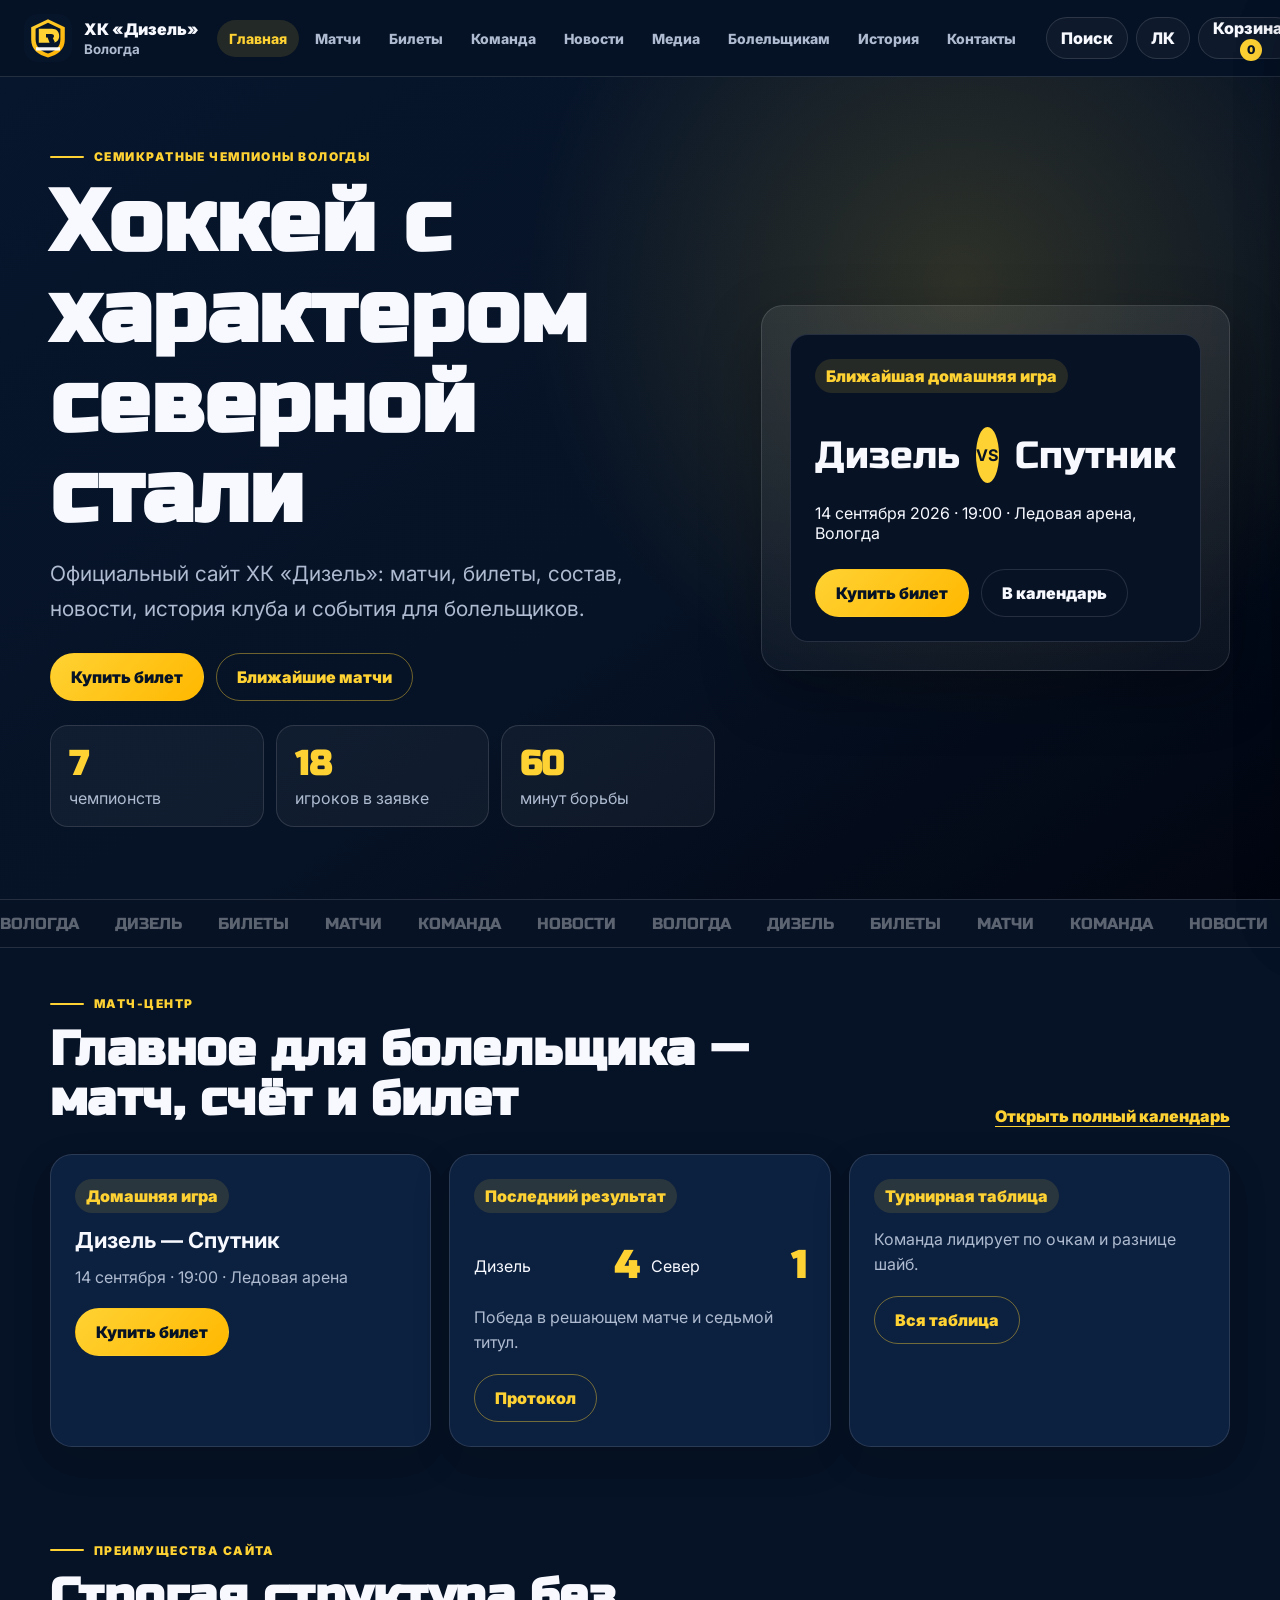
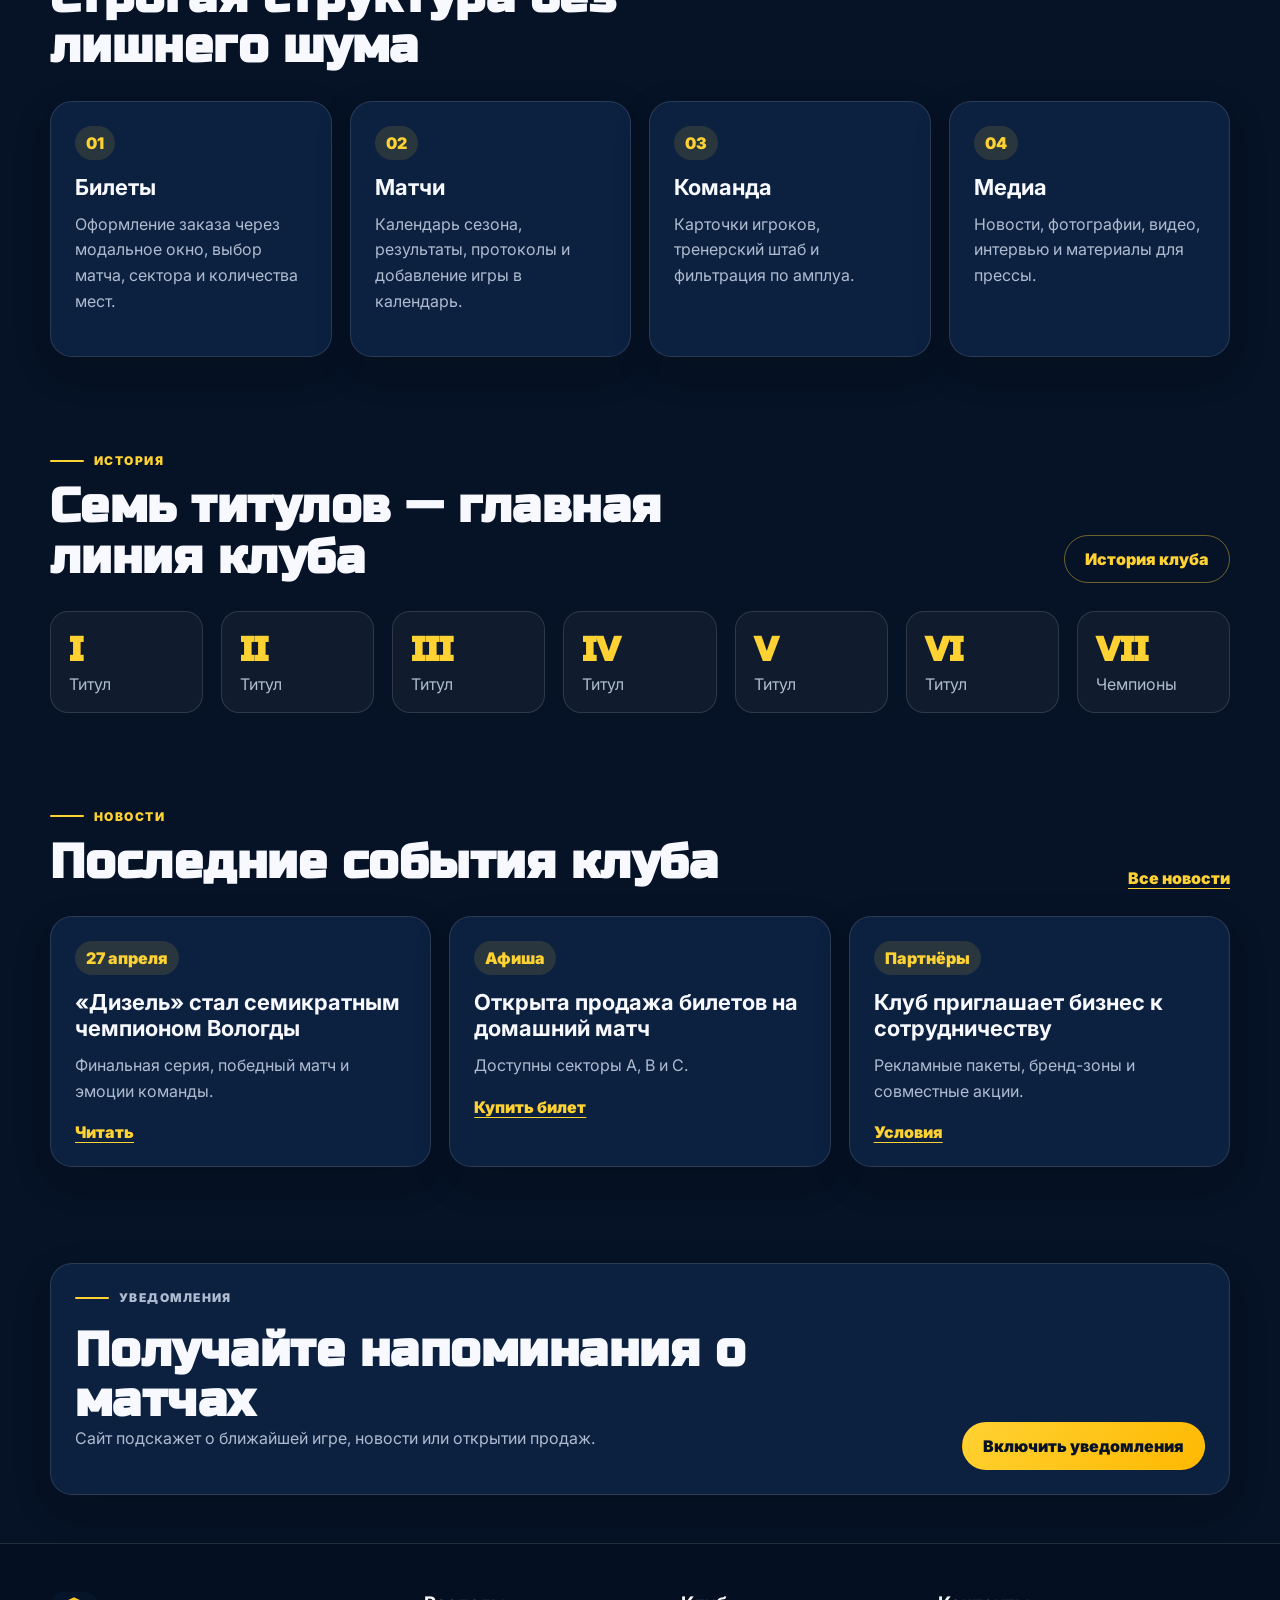
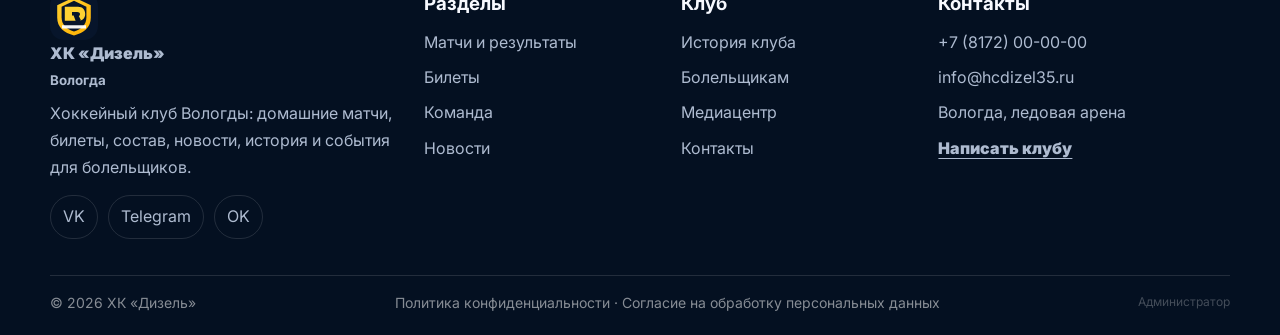
<file: index.html>
<!doctype html>
<html lang="ru">
<head>
  <meta charset="utf-8">
  <meta name="viewport" content="width=device-width, initial-scale=1">
  <title>ХК «Дизель» Вологда — официальный сайт</title>
  <meta name="description" content="Матчи, билеты, новости, состав, история и события ХК «Дизель».">
  <meta name="theme-color" content="#061225">
  <link rel="preconnect" href="https://fonts.googleapis.com">
  <link rel="preconnect" href="https://fonts.gstatic.com" crossorigin>
  <link href="https://fonts.googleapis.com/css2?family=Russo+One&family=Inter:wght@400;500;600;700;800;900&display=swap" rel="stylesheet">
  <link rel="stylesheet" href="styles.css">
</head>
<body data-page="home">
  <header class="site-header" data-header>
    <a class="brand" href="index.html" aria-label="ХК Дизель — главная страница"><img src="logo.svg" alt=""><span><strong>ХК «Дизель»</strong><small>Вологда</small></span></a>
    <nav class="site-nav" aria-label="Основная навигация"><a href="index.html" data-page-link="home">Главная</a>
<a href="matches.html" data-page-link="matches">Матчи</a>
<a href="tickets.html" data-page-link="tickets">Билеты</a>
<a href="team.html" data-page-link="team">Команда</a>
<a href="news.html" data-page-link="news">Новости</a>
<a href="media.html" data-page-link="media">Медиа</a>
<a href="fans.html" data-page-link="fans">Болельщикам</a>
<a href="history.html" data-page-link="history">История</a>
<a href="contacts.html" data-page-link="contacts">Контакты</a></nav>
    <div class="header-actions">
      <button class="icon-btn" type="button" data-search-open>Поиск</button>
      <button class="icon-btn" type="button" data-orders-open>ЛК</button>
      <button class="icon-btn cart" type="button" data-cart-open>Корзина <span data-cart-count>0</span></button>
      <button class="btn btn-yellow" type="button" data-buy-ticket data-match="dizel-sputnik">Купить билет</button>
      <button class="menu-toggle" type="button" data-menu-toggle aria-label="Открыть меню" aria-expanded="false"><span></span><span></span></button>
    </div>
  </header>
  <main>
    <section class="hero">
      <div class="container hero-grid">
        <div class="reveal">
          <p class="eyebrow">Семикратные чемпионы Вологды</p>
          <h1>Хоккей с характером северной стали</h1>
          <p class="lead">Официальный сайт ХК «Дизель»: матчи, билеты, состав, новости, история клуба и события для болельщиков.</p>
          <div class="button-row"><button class="btn btn-yellow" type="button" data-buy-ticket data-match="dizel-sputnik">Купить билет</button><a class="btn btn-outline" href="matches.html">Ближайшие матчи</a></div>
          <div class="hero-stats"><article><strong data-counter="7">0</strong><span>чемпионств</span></article><article><strong data-counter="18">0</strong><span>игроков в заявке</span></article><article><strong data-counter="60">0</strong><span>минут борьбы</span></article></div>
        </div>
        <div class="hero-panel reveal">
          <div class="match-card-main"><span class="card-label">Ближайшая домашняя игра</span><div class="teams"><span>Дизель</span><b>VS</b><span>Спутник</span></div><p>14 сентября 2026 · 19:00 · Ледовая арена, Вологда</p><div class="button-row"><button class="btn btn-yellow" type="button" data-buy-ticket data-match="dizel-sputnik">Купить билет</button><button class="btn btn-dark" type="button" data-calendar data-match="dizel-sputnik">В календарь</button></div></div>
        </div>
      </div>
    </section>
    <div class="ticker"><div class="ticker-track"><span>Вологда</span><span>Дизель</span><span>Билеты</span><span>Матчи</span><span>Команда</span><span>Новости</span><span>Вологда</span><span>Дизель</span><span>Билеты</span><span>Матчи</span><span>Команда</span><span>Новости</span></div></div>
    <section class="section tight"><div class="container"><div class="section-head reveal"><div><p class="eyebrow">Матч-центр</p><h2>Главное для болельщика — матч, счёт и билет</h2></div><a class="text-link" href="matches.html">Открыть полный календарь</a></div><div class="grid three">
      <article class="card reveal"><span class="card-label">Домашняя игра</span><h3>Дизель — Спутник</h3><p>14 сентября · 19:00 · Ледовая арена</p><button class="btn btn-yellow" type="button" data-buy-ticket data-match="dizel-sputnik">Купить билет</button></article>
      <article class="card reveal"><span class="card-label">Последний результат</span><div class="score-line"><span>Дизель</span><b>4</b><span>Север</span><b>1</b></div><p>Победа в решающем матче и седьмой титул.</p><button class="btn btn-outline" type="button" data-protocol="final-north">Протокол</button></article>
      <article class="card reveal"><span class="card-label">Турнирная таблица</span><p>Команда лидирует по очкам и разнице шайб.</p><a class="btn btn-outline" href="matches.html#table">Вся таблица</a></article>
    </div></div></section>
    <section class="section tight"><div class="container"><div class="section-head reveal"><div><p class="eyebrow">Преимущества сайта</p><h2>Строгая структура без лишнего шума</h2></div></div><div class="grid four">
      <article class="card reveal"><span class="card-label">01</span><h3>Билеты</h3><p>Оформление заказа через модальное окно, выбор матча, сектора и количества мест.</p></article>
      <article class="card reveal"><span class="card-label">02</span><h3>Матчи</h3><p>Календарь сезона, результаты, протоколы и добавление игры в календарь.</p></article>
      <article class="card reveal"><span class="card-label">03</span><h3>Команда</h3><p>Карточки игроков, тренерский штаб и фильтрация по амплуа.</p></article>
      <article class="card reveal"><span class="card-label">04</span><h3>Медиа</h3><p>Новости, фотографии, видео, интервью и материалы для прессы.</p></article>
    </div></div></section>
    <section class="section tight"><div class="container"><div class="section-head reveal"><div><p class="eyebrow">История</p><h2>Семь титулов — главная линия клуба</h2></div><a class="btn btn-outline" href="history.html">История клуба</a></div><div class="grid seven trophy-grid">
      <article class="stat-card reveal"><strong>I</strong><span>Титул</span></article><article class="stat-card reveal"><strong>II</strong><span>Титул</span></article><article class="stat-card reveal"><strong>III</strong><span>Титул</span></article><article class="stat-card reveal"><strong>IV</strong><span>Титул</span></article><article class="stat-card reveal"><strong>V</strong><span>Титул</span></article><article class="stat-card reveal"><strong>VI</strong><span>Титул</span></article><article class="stat-card reveal"><strong>VII</strong><span>Чемпионы</span></article>
    </div></div></section>
    <section class="section tight"><div class="container"><div class="section-head reveal"><div><p class="eyebrow">Новости</p><h2>Последние события клуба</h2></div><a class="text-link" href="news.html">Все новости</a></div><div class="grid three">
      <article class="card reveal"><span class="card-label">27 апреля</span><h3>«Дизель» стал семикратным чемпионом Вологды</h3><p>Финальная серия, победный матч и эмоции команды.</p><button class="text-link" type="button" data-article="champions">Читать</button></article>
      <article class="card reveal"><span class="card-label">Афиша</span><h3>Открыта продажа билетов на домашний матч</h3><p>Доступны секторы A, B и C.</p><button class="text-link" type="button" data-buy-ticket data-match="dizel-sputnik">Купить билет</button></article>
      <article class="card reveal"><span class="card-label">Партнёры</span><h3>Клуб приглашает бизнес к сотрудничеству</h3><p>Рекламные пакеты, бренд-зоны и совместные акции.</p><button class="text-link" type="button" data-article="partners">Условия</button></article>
    </div></div></section>
    <section class="section tight"><div class="container"><div class="card reveal"><div class="section-head" style="margin:0"><div><p class="eyebrow">Уведомления</p><h2>Получайте напоминания о матчах</h2><p>Сайт подскажет о ближайшей игре, новости или открытии продаж.</p></div><button class="btn btn-yellow" type="button" data-notify>Включить уведомления</button></div></div></div></section>

  </main>
  <footer class="site-footer" id="contacts-footer">
    <div class="container footer-grid">
      <div>
        <a class="brand" href="index.html"><img src="logo.svg" alt=""><span><strong>ХК «Дизель»</strong><small>Вологда</small></span></a>
        <p>Хоккейный клуб Вологды: домашние матчи, билеты, состав, новости, история и события для болельщиков.</p>
        <div class="socials"><a href="https://vk.com/" target="_blank" rel="noopener">VK</a><a href="https://t.me/" target="_blank" rel="noopener">Telegram</a><a href="https://ok.ru/" target="_blank" rel="noopener">OK</a></div>
      </div>
      <div><h3>Разделы</h3>
<a href="matches.html">Матчи и результаты</a>
<a href="tickets.html">Билеты</a>
<a href="team.html">Команда</a>
<a href="news.html">Новости</a>
</div>
<div><h3>Клуб</h3>
<a href="history.html">История клуба</a>
<a href="fans.html">Болельщикам</a>
<a href="media.html">Медиацентр</a>
<a href="contacts.html">Контакты</a>
</div>
      <div><h3>Контакты</h3><a href="tel:+78172000000">+7 (8172) 00-00-00</a><a href="mailto:info@hcdizel35.ru">info@hcdizel35.ru</a><p>Вологда, ледовая арена</p><a class="text-link" href="contacts.html">Написать клубу</a></div>
    </div>
    <div class="container footer-bottom"><span>© 2026 ХК «Дизель»</span><span>Политика конфиденциальности · Согласие на обработку персональных данных</span><a href="admin.html" style="color:rgba(255,255,255,.25); font-size:12px; text-decoration:none; transition:.2s" onmouseover="this.style.color='rgba(255,210,51,.6)'" onmouseout="this.style.color='rgba(255,255,255,.25)'">Администратор</a></div>
  </footer>

  <dialog class="modal" data-ticket-modal>
    <form class="modal-card" method="dialog" data-ticket-form novalidate>
      <button class="modal-close" type="button" data-modal-close aria-label="Закрыть">×</button>
      <p class="eyebrow">Оформление билетов</p>
      <h2>Выберите матч и сектор</h2>
      <div class="form-row">
        <label>Матч<select name="match" data-ticket-match required></select></label>
        <label>Количество<input type="number" name="qty" value="1" min="1" max="8" data-ticket-qty required></label>
      </div>
      <div class="sector-picker" data-sector-picker aria-label="Выбор сектора"></div>
      <div class="form-row">
        <label>Имя<input name="name" type="text" placeholder="Ваше имя" autocomplete="name" required></label>
        <label>Телефон<input name="phone" type="tel" placeholder="+7 (___) ___-__-__" autocomplete="tel" required></label>
      </div>
      <label>Email для электронного билета<input name="email" type="email" placeholder="mail@example.ru" autocomplete="email" required></label>
      <label class="checkline"><input type="checkbox" name="agree" required><span>Согласен на обработку персональных данных и получение электронного билета</span></label>
      <div class="order-summary" data-ticket-summary></div>
      <button class="btn btn-yellow wide" type="submit">Оформить заказ</button>
      <div class="form-status" data-ticket-status role="status"></div>
    </form>
  </dialog>
  <dialog class="modal" data-search-modal>
    <div class="modal-card">
      <button class="modal-close" type="button" data-modal-close aria-label="Закрыть">×</button>
      <p class="eyebrow">Поиск по сайту</p>
      <h2>Найдите матч, игрока или новость</h2>
      <input class="search-input" type="search" placeholder="Например: билеты, Дизель — Спутник" data-search-input autofocus>
      <div class="search-results" data-search-results></div>
    </div>
  </dialog>
  <dialog class="modal" data-info-modal>
    <div class="modal-card">
      <button class="modal-close" type="button" data-modal-close aria-label="Закрыть">×</button>
      <div data-info-content></div>
    </div>
  </dialog>
  <aside class="drawer" data-cart-drawer aria-hidden="true">
    <div class="drawer-head"><h2>Корзина</h2><button type="button" data-drawer-close aria-label="Закрыть">×</button></div>
    <div class="drawer-body" data-cart-items></div>
    <form class="drawer-checkout" data-shop-order-form novalidate>
      <label>Имя<input name="name" required placeholder="Ваше имя"></label>
      <label>Телефон<input name="phone" required placeholder="+7 (___) ___-__-__"></label>
      <label class="checkline"><input type="checkbox" required><span>Согласен на обработку персональных данных</span></label>
      <button class="btn btn-yellow wide" type="submit">Оформить заказ</button>
      <div class="form-status" data-shop-status></div>
    </form>
  </aside>
  <aside class="drawer" data-orders-drawer aria-hidden="true">
    <div class="drawer-head"><h2>Личный кабинет</h2><button type="button" data-drawer-close aria-label="Закрыть">×</button></div>
    <div class="drawer-body" data-orders-list></div>
  </aside>

  <script src="app.js"></script>
</body>
</html>
</file>
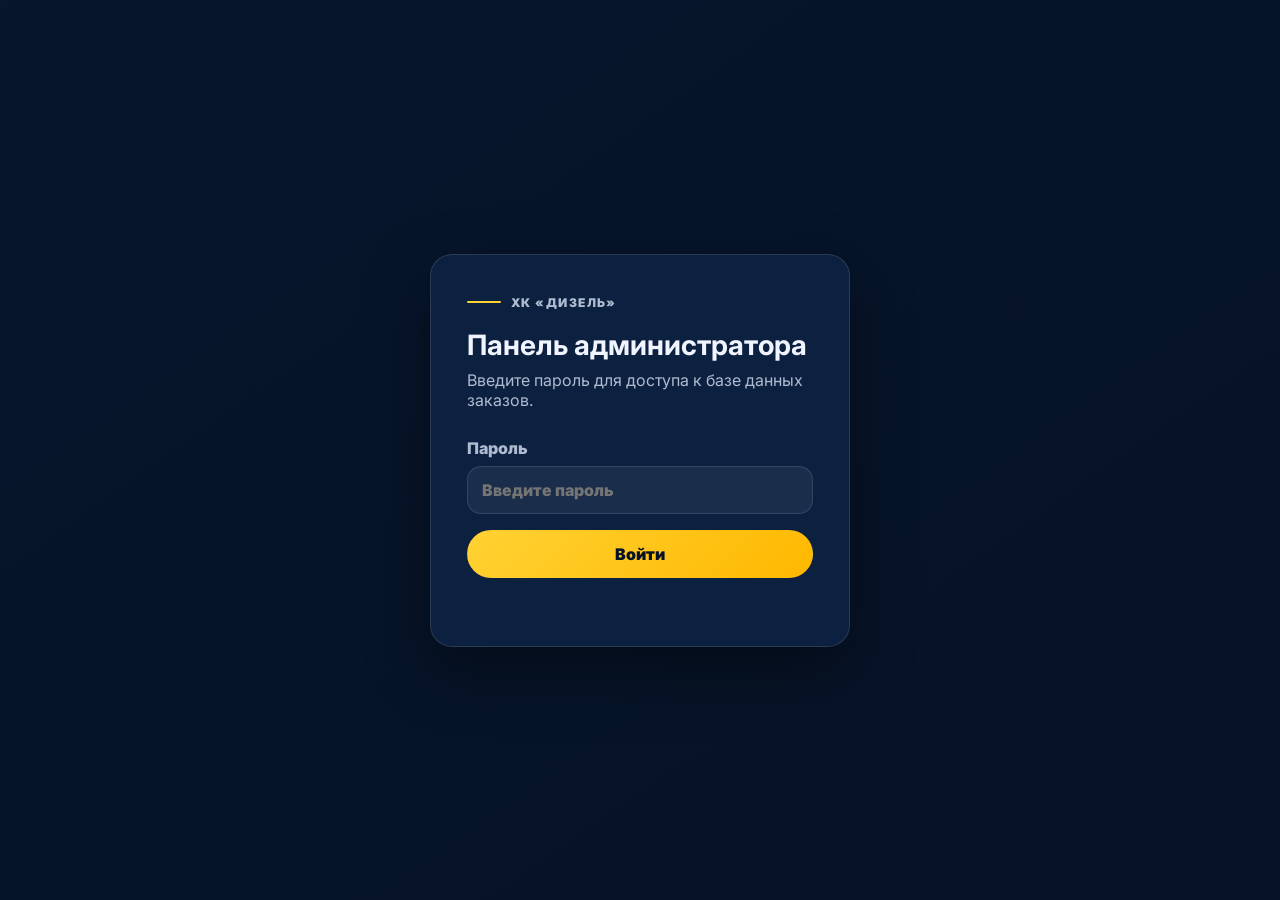
<file: admin.html>
<!doctype html>
<html lang="ru">
<head>
  <meta charset="utf-8">
  <meta name="viewport" content="width=device-width, initial-scale=1">
  <title>Администратор — ХК «Дизель»</title>
  <meta name="robots" content="noindex, nofollow">
  <meta name="theme-color" content="#061225">
  <link rel="preconnect" href="https://fonts.googleapis.com">
  <link rel="preconnect" href="https://fonts.gstatic.com" crossorigin>
  <link href="https://fonts.googleapis.com/css2?family=Russo+One&family=Inter:wght@400;500;600;700;800;900&display=swap" rel="stylesheet">
  <link rel="stylesheet" href="styles.css">
  <style>
    /* ── Дополнительные стили для страницы администратора ── */
    .admin-login {
      min-height: 100vh;
      display: grid;
      place-items: center;
      background: linear-gradient(145deg, #07162d, #061225);
      padding: 20px;
    }
    .login-card {
      width: min(420px, 100%);
      padding: 40px 36px;
      border: 1px solid var(--line);
      border-radius: var(--radius);
      background: var(--card);
      box-shadow: 0 24px 64px rgba(0,0,0,.4);
    }
    .login-card h1 { font-size: 28px; margin: 0 0 8px; }
    .login-card p  { color: var(--muted); margin: 0 0 28px; }
    .login-card label { display: grid; gap: 8px; margin-bottom: 16px; color: var(--muted); font-weight: 850; }
    .login-card input { width: 100%; min-height: 48px; padding: 0 14px; border: 1px solid var(--line); border-radius: 14px; background: rgba(255,255,255,.06); color: var(--text); outline: none; font-size: 16px; }
    .login-card input:focus { border-color: var(--yellow); box-shadow: 0 0 0 4px rgba(255,210,51,.1); }
    .login-error { color: #ff5a5a; font-size: 14px; min-height: 20px; margin-top: 8px; }

    .admin-wrap { display: none; }
    .admin-wrap.visible { display: block; }

    .admin-header {
      position: sticky;
      top: 0;
      z-index: 100;
      display: flex;
      align-items: center;
      justify-content: space-between;
      gap: 16px;
      padding: 14px 28px;
      background: #041021;
      border-bottom: 1px solid var(--line);
    }
    .admin-header .brand { display: flex; align-items: center; gap: 12px; text-decoration: none; }
    .admin-header .brand img { width: 38px; height: 38px; }
    .admin-header .brand strong { font-family: var(--display); font-size: 18px; color: var(--text); }
    .admin-badge { padding: 4px 12px; border-radius: 999px; background: rgba(255,210,51,.15); color: var(--yellow); font-size: 12px; font-weight: 900; letter-spacing: .08em; }
    .admin-logout { padding: 0 16px; min-height: 38px; border: 1px solid var(--line); border-radius: 999px; background: transparent; color: var(--muted); cursor: pointer; font-size: 14px; transition: .2s; }
    .admin-logout:hover { border-color: var(--yellow); color: var(--yellow); }

    .admin-body { padding: 36px 28px 60px; max-width: 1300px; margin: 0 auto; }

    /* Статистика */
    .stats-row { display: grid; grid-template-columns: repeat(4, 1fr); gap: 16px; margin-bottom: 36px; }
    .stat-card { padding: 22px 24px; border: 1px solid var(--line); border-radius: var(--radius); background: var(--card); }
    .stat-card .stat-label { font-size: 12px; font-weight: 900; text-transform: uppercase; letter-spacing: .1em; color: var(--muted); margin: 0 0 10px; }
    .stat-card .stat-value { font-family: var(--display); font-size: 38px; color: var(--yellow); margin: 0 0 4px; line-height: 1; }
    .stat-card .stat-sub { font-size: 13px; color: var(--muted); margin: 0; }

    /* Фильтры и поиск */
    .db-toolbar { display: flex; align-items: center; gap: 12px; flex-wrap: wrap; margin-bottom: 20px; }
    .db-search { flex: 1; min-width: 220px; max-width: 340px; min-height: 44px; padding: 0 16px 0 40px; border: 1px solid var(--line); border-radius: 999px; background: rgba(255,255,255,.06); color: var(--text); outline: none; font-size: 14px; }
    .db-search:focus { border-color: var(--yellow); }
    .search-wrap { position: relative; flex: 1; min-width: 220px; max-width: 340px; }
    .search-wrap::before { content: '🔍'; position: absolute; left: 14px; top: 50%; transform: translateY(-50%); font-size: 14px; pointer-events: none; }
    .db-select { min-height: 44px; padding: 0 16px; border: 1px solid var(--line); border-radius: 999px; background: rgba(255,255,255,.06); color: var(--text); outline: none; font-size: 14px; cursor: pointer; }
    .db-select:focus { border-color: var(--yellow); }
    .db-actions { margin-left: auto; display: flex; gap: 10px; }
    .btn-sm { padding: 0 16px; min-height: 38px; border-radius: 999px; border: 1px solid var(--line); background: transparent; color: var(--muted); font-size: 13px; font-weight: 900; cursor: pointer; transition: .2s; }
    .btn-sm:hover { border-color: var(--yellow); color: var(--yellow); }
    .btn-sm.danger:hover { border-color: #ff5a5a; color: #ff5a5a; }

    /* Таблица */
    .db-table-wrap { overflow-x: auto; border: 1px solid var(--line); border-radius: var(--radius); background: var(--card); }
    .db-table { width: 100%; border-collapse: collapse; min-width: 860px; }
    .db-table th { padding: 14px 16px; text-align: left; border-bottom: 1px solid var(--line); color: var(--yellow); font-size: 11px; text-transform: uppercase; letter-spacing: .1em; white-space: nowrap; }
    .db-table td { padding: 14px 16px; border-bottom: 1px solid rgba(255,255,255,.05); font-size: 14px; vertical-align: middle; }
    .db-table tr:last-child td { border-bottom: 0; }
    .db-table tr:hover td { background: rgba(255,255,255,.03); }
    .db-empty { padding: 48px 24px; text-align: center; color: var(--muted); }
    .db-empty p { margin: 0; }

    /* Бейджи типов */
    .type-badge { display: inline-flex; align-items: center; padding: 4px 10px; border-radius: 999px; font-size: 12px; font-weight: 900; letter-spacing: .04em; }
    .type-badge.tickets { background: rgba(255,210,51,.15); color: var(--yellow); }
    .type-badge.shop    { background: rgba(80,200,120,.15); color: #50c878; }

    /* ID заказа */
    .order-id { font-family: monospace; font-size: 13px; color: var(--yellow); font-weight: 900; }

    /* Пагинация */
    .pagination { display: flex; align-items: center; justify-content: space-between; gap: 12px; margin-top: 20px; flex-wrap: wrap; }
    .pagination span { font-size: 14px; color: var(--muted); }
    .page-btns { display: flex; gap: 8px; }
    .page-btns button { width: 36px; height: 36px; border-radius: 10px; border: 1px solid var(--line); background: transparent; color: var(--text); cursor: pointer; transition: .2s; font-size: 14px; }
    .page-btns button.active { background: var(--yellow); border-color: var(--yellow); color: #061225; font-weight: 900; }
    .page-btns button:hover:not(.active) { border-color: var(--yellow); color: var(--yellow); }
    .page-btns button:disabled { opacity: .35; pointer-events: none; }

    /* Детали заказа */
    .order-detail p { margin: 0 0 10px; font-size: 14px; }
    .order-detail strong { color: var(--yellow); }
    .detail-row { display: flex; gap: 8px; margin-bottom: 10px; font-size: 14px; }
    .detail-row b { color: var(--muted); min-width: 110px; font-weight: 600; }

    /* Уведомление об экспорте */
    .export-note { margin-top: 24px; padding: 16px 20px; border: 1px solid rgba(255,210,51,.2); border-radius: 14px; background: rgba(255,210,51,.06); font-size: 14px; color: var(--muted); line-height: 1.6; }
    .export-note strong { color: var(--yellow); }

    /* Демо-данные */
    .demo-banner { display: flex; align-items: center; gap: 12px; padding: 12px 20px; border-radius: 14px; background: rgba(255,210,51,.08); border: 1px solid rgba(255,210,51,.2); margin-bottom: 28px; font-size: 14px; color: var(--muted); }
    .demo-banner strong { color: var(--yellow); }

    @media (max-width: 900px) {
      .stats-row { grid-template-columns: 1fr 1fr; }
      .admin-header { padding: 12px 16px; }
      .admin-body { padding: 24px 16px 60px; }
    }
    @media (max-width: 540px) {
      .stats-row { grid-template-columns: 1fr 1fr; }
      .stat-card .stat-value { font-size: 28px; }
      .db-actions { width: 100%; justify-content: flex-end; }
    }
  </style>
</head>
<body style="background:#061225; color: #f0f4ff;">

  <!-- ══ ЭКРАН ВХОДА ══ -->
  <div class="admin-login" id="loginScreen">
    <div class="login-card">
      <p class="eyebrow" style="margin-bottom:18px">ХК «Дизель»</p>
      <h1>Панель администратора</h1>
      <p>Введите пароль для доступа к базе данных заказов.</p>
      <label>
        Пароль
        <input type="password" id="passwordInput" placeholder="Введите пароль" autocomplete="current-password">
      </label>
      <button class="btn btn-yellow wide" type="button" id="loginBtn">Войти</button>
      <div class="login-error" id="loginError"></div>

    </div>
  </div>

  <!-- ══ ПАНЕЛЬ АДМИНИСТРАТОРА ══ -->
  <div class="admin-wrap" id="adminPanel">

    <header class="admin-header">
      <a class="brand" href="index.html">
        <img src="logo.svg" alt="">
        <strong>ХК «Дизель»</strong>
      </a>
      <span class="admin-badge">⚙ Администратор</span>
      <button class="admin-logout" id="logoutBtn">Выйти</button>
    </header>

    <div class="admin-body">
      <p class="eyebrow">База данных</p>
      <h1 style="font-family:var(--display); font-size: clamp(28px,4vw,52px); margin:0 0 8px">Все заказы</h1>
      <p style="color:var(--muted); margin:0 0 32px">Покупки билетов и атрибутики. Данные обновляются в реальном времени из localStorage браузеров покупателей.</p>

      <div class="demo-banner" id="demoBanner">
        <span>⚡</span>
        <span><strong>Демо-режим:</strong> показаны тестовые заказы + ваши покупки из текущего браузера. Для общей базы — подключите Firebase (инструкция ниже).</span>
      </div>

      <!-- Статистика -->
      <div class="stats-row">
        <div class="stat-card">
          <p class="stat-label">Всего заказов</p>
          <p class="stat-value" id="statTotal">0</p>
          <p class="stat-sub">с начала сезона</p>
        </div>
        <div class="stat-card">
          <p class="stat-label">Выручка</p>
          <p class="stat-value" id="statRevenue">0 ₽</p>
          <p class="stat-sub">сумма всех заказов</p>
        </div>
        <div class="stat-card">
          <p class="stat-label">Билеты</p>
          <p class="stat-value" id="statTickets">0</p>
          <p class="stat-sub">оформленных заказов</p>
        </div>
        <div class="stat-card">
          <p class="stat-label">Магазин</p>
          <p class="stat-value" id="statShop">0</p>
          <p class="stat-sub">заказов атрибутики</p>
        </div>
      </div>

      <!-- Фильтры -->
      <div class="db-toolbar">
        <div class="search-wrap">
          <input class="db-search" type="search" id="dbSearch" placeholder="Поиск по имени, ID, телефону…">
        </div>
        <select class="db-select" id="dbTypeFilter">
          <option value="all">Все типы</option>
          <option value="Билеты">Только билеты</option>
          <option value="Магазин">Только магазин</option>
        </select>
        <select class="db-select" id="dbSortFilter">
          <option value="newest">Новые сначала</option>
          <option value="oldest">Старые сначала</option>
          <option value="amount_desc">По сумме ↓</option>
          <option value="amount_asc">По сумме ↑</option>
        </select>
        <div class="db-actions">
          <button class="btn-sm" id="exportCsvBtn">⬇ Экспорт CSV</button>
          <button class="btn-sm" id="refreshBtn">↺ Обновить</button>
          <button class="btn-sm danger" id="clearDemoBtn">🗑 Очистить демо</button>
        </div>
      </div>

      <!-- Таблица -->
      <div class="db-table-wrap">
        <table class="db-table">
          <thead>
            <tr>
              <th>#</th>
              <th>ID заказа</th>
              <th>Тип</th>
              <th>Покупатель</th>
              <th>Телефон</th>
              <th>Товар / Матч</th>
              <th>Сектор / Кол-во</th>
              <th>Сумма</th>
              <th>Дата оформления</th>
              <th></th>
            </tr>
          </thead>
          <tbody id="ordersTableBody">
            <tr><td colspan="10" class="db-empty"><p>Загрузка…</p></td></tr>
          </tbody>
        </table>
      </div>

      <!-- Пагинация -->
      <div class="pagination" id="paginationBlock">
        <span id="paginationInfo"></span>
        <div class="page-btns" id="pageButtons"></div>
      </div>


    </div>

  </div><!-- /admin-wrap -->

  <!-- Модалка деталей заказа -->
  <dialog class="modal" id="orderDetailModal">
    <div class="modal-card" style="max-width:520px">
      <button class="modal-close" type="button" id="closeDetailModal" aria-label="Закрыть">×</button>
      <p class="eyebrow">Детали заказа</p>
      <div class="order-detail" id="orderDetailBody"></div>
    </div>
  </dialog>

  <script>
  // ════════════════════════════════════════
  //  КОНФИГУРАЦИЯ АДМИНИСТРАТОРА
  // ════════════════════════════════════════
  const ADMIN_PASSWORD = 'dizel2026'; // ← Смени пароль на свой!
  const PAGE_SIZE = 15;

  // ════════════════════════════════════════
  //  ДЕМО-ДАННЫЕ (видны сразу, пока нет реальных покупок)
  // ════════════════════════════════════════
  const DEMO_ORDERS = [
    { id:'DZ-847291', type:'Билеты', title:'Дизель — Спутник', date:'14 сентября 2026', time:'19:00', sector:'A', qty:2, total:1100, name:'Алексей Петров',    phone:'+7 (911) 234-56-78', email:'petrov@mail.ru',  created:'04.06.2026, 10:14' },
    { id:'DZ-512034', type:'Билеты', title:'Дизель — Север',   date:'5 октября 2026',  time:'17:00', sector:'B', qty:1, total:450,  name:'Марина Соколова',   phone:'+7 (921) 876-54-32', email:'marina@yandex.ru', created:'04.06.2026, 09:47' },
    { id:'SHOP-930182', type:'Магазин', title:'Клубная атрибутика', items:[{product:'Шарф «Дизель»',qty:1,price:890},{product:'Значок клуба',qty:2,price:320}], total:1530, name:'Дмитрий Козлов', phone:'+7 (900) 111-22-33', email:'', created:'03.06.2026, 18:31' },
    { id:'DZ-761408', type:'Билеты', title:'Дизель — Вымпел',  date:'19 октября 2026', time:'18:00', sector:'C', qty:4, total:1120, name:'Ольга Новикова',    phone:'+7 (952) 445-66-77', email:'olga@gmail.com',   created:'03.06.2026, 15:05' },
    { id:'SHOP-204751', type:'Магазин', title:'Клубная атрибутика', items:[{product:'Футболка с номером',qty:1,price:1890}], total:1890, name:'Игорь Фёдоров',   phone:'+7 (981) 321-09-87', email:'igor@mail.ru',    created:'02.06.2026, 21:18' },
    { id:'DZ-389024', type:'Билеты', title:'Дизель — Спутник', date:'14 сентября 2026', time:'19:00', sector:'B', qty:2, total:800,  name:'Сергей Лебедев',    phone:'+7 (962) 657-89-10', email:'sergey@yandex.ru', created:'02.06.2026, 14:30' },
    { id:'DZ-105673', type:'Билеты', title:'Дизель — Север',   date:'5 октября 2026',  time:'17:00', sector:'A', qty:3, total:1800, name:'Татьяна Морозова',  phone:'+7 (905) 543-21-00', email:'tatyana@mail.ru', created:'01.06.2026, 11:55' },
    { id:'SHOP-871345', type:'Магазин', title:'Клубная атрибутика', items:[{product:'Кепка «Дизель»',qty:2,price:750}], total:1500, name:'Андрей Волков',     phone:'+7 (910) 789-01-23', email:'', created:'01.06.2026, 09:12' },
  ];

  // ════════════════════════════════════════
  //  УТИЛИТЫ
  // ════════════════════════════════════════
  const money = n => new Intl.NumberFormat('ru-RU',{style:'currency',currency:'RUB',maximumFractionDigits:0}).format(n);

  function getLocalOrders() {
    try { return JSON.parse(localStorage.getItem('dizelOrders')) || []; } catch { return []; }
  }

  function isDemoOrder(id) {
    return DEMO_ORDERS.some(o => o.id === id);
  }

  // Объединяем демо + реальные из localStorage, убираем дубли
  function getAllOrders() {
    const local = getLocalOrders();
    const localIds = new Set(local.map(o => o.id));
    const combined = [...local, ...DEMO_ORDERS.filter(o => !localIds.has(o.id))];
    return combined;
  }

  // ════════════════════════════════════════
  //  АВТОРИЗАЦИЯ
  // ════════════════════════════════════════
  const loginScreen = document.getElementById('loginScreen');
  const adminPanel  = document.getElementById('adminPanel');
  const passwordInput = document.getElementById('passwordInput');
  const loginBtn    = document.getElementById('loginBtn');
  const loginError  = document.getElementById('loginError');

  function tryLogin() {
    if (passwordInput.value === ADMIN_PASSWORD) {
      sessionStorage.setItem('dizelAdmin', '1');
      loginScreen.style.display = 'none';
      adminPanel.classList.add('visible');
      initAdmin();
    } else {
      loginError.textContent = 'Неверный пароль. Попробуйте снова.';
      passwordInput.value = '';
      passwordInput.focus();
    }
  }

  loginBtn.addEventListener('click', tryLogin);
  passwordInput.addEventListener('keydown', e => { if (e.key === 'Enter') tryLogin(); });

  document.getElementById('logoutBtn').addEventListener('click', () => {
    sessionStorage.removeItem('dizelAdmin');
    location.reload();
  });

  // Автовход если уже авторизован в этой вкладке
  if (sessionStorage.getItem('dizelAdmin') === '1') {
    loginScreen.style.display = 'none';
    adminPanel.classList.add('visible');
    initAdmin();
  }

  // ════════════════════════════════════════
  //  ЛОГИКА ТАБЛИЦЫ
  // ════════════════════════════════════════
  let currentPage = 1;
  let filteredOrders = [];

  function initAdmin() {
    renderTable();
    document.getElementById('dbSearch').addEventListener('input', () => { currentPage = 1; renderTable(); });
    document.getElementById('dbTypeFilter').addEventListener('change', () => { currentPage = 1; renderTable(); });
    document.getElementById('dbSortFilter').addEventListener('change', () => { currentPage = 1; renderTable(); });
    document.getElementById('exportCsvBtn').addEventListener('click', exportCsv);
    document.getElementById('refreshBtn').addEventListener('click', renderTable);
    document.getElementById('clearDemoBtn').addEventListener('click', clearDemo);
    document.getElementById('closeDetailModal').addEventListener('click', () => {
      document.getElementById('orderDetailModal').close();
    });
  }

  function renderTable() {
    const query   = document.getElementById('dbSearch').value.toLowerCase().trim();
    const typeF   = document.getElementById('dbTypeFilter').value;
    const sortF   = document.getElementById('dbSortFilter').value;

    let orders = getAllOrders();

    // Фильтрация
    if (typeF !== 'all') orders = orders.filter(o => o.type === typeF);
    if (query) {
      orders = orders.filter(o =>
        (o.name||'').toLowerCase().includes(query) ||
        (o.id||'').toLowerCase().includes(query) ||
        (o.phone||'').includes(query) ||
        (o.title||'').toLowerCase().includes(query)
      );
    }

    // Сортировка
    orders = [...orders].sort((a, b) => {
      if (sortF === 'oldest')      return (a.id||'').localeCompare(b.id||'');
      if (sortF === 'amount_desc') return (b.total||0) - (a.total||0);
      if (sortF === 'amount_asc')  return (a.total||0) - (b.total||0);
      return 0; // newest — уже в порядке добавления (unshift)
    });

    filteredOrders = orders;

    // Статистика
    const allOrders = getAllOrders();
    document.getElementById('statTotal').textContent   = allOrders.length;
    document.getElementById('statRevenue').textContent = money(allOrders.reduce((s,o) => s+(o.total||0), 0));
    document.getElementById('statTickets').textContent = allOrders.filter(o => o.type === 'Билеты').length;
    document.getElementById('statShop').textContent    = allOrders.filter(o => o.type === 'Магазин').length;

    // Пагинация
    const totalPages = Math.max(1, Math.ceil(orders.length / PAGE_SIZE));
    if (currentPage > totalPages) currentPage = totalPages;
    const start = (currentPage - 1) * PAGE_SIZE;
    const pageOrders = orders.slice(start, start + PAGE_SIZE);

    // Тело таблицы
    const tbody = document.getElementById('ordersTableBody');
    if (!pageOrders.length) {
      tbody.innerHTML = '<tr><td colspan="10" class="db-empty"><p>Заказов не найдено</p></td></tr>';
    } else {
      tbody.innerHTML = pageOrders.map((o, idx) => {
        const isDemo = isDemoOrder(o.id);
        const sectorQty = o.sector ? `Сектор ${o.sector}, ${o.qty} шт.` : (o.items ? `${o.items.length} поз.` : '—');
        return `<tr>
          <td style="color:var(--muted); font-size:13px">${start + idx + 1}</td>
          <td><span class="order-id">${o.id}</span>${isDemo ? '<span style="font-size:10px;color:rgba(255,255,255,.3);margin-left:6px">демо</span>' : ''}</td>
          <td><span class="type-badge ${o.type === 'Билеты' ? 'tickets' : 'shop'}">${o.type}</span></td>
          <td><b>${o.name || '—'}</b></td>
          <td style="color:var(--muted); font-size:13px">${o.phone || '—'}</td>
          <td>${o.title}</td>
          <td style="color:var(--muted); font-size:13px">${sectorQty}</td>
          <td><b style="color:var(--yellow)">${money(o.total||0)}</b></td>
          <td style="color:var(--muted); font-size:13px; white-space:nowrap">${o.created}</td>
          <td><button class="btn-sm" data-detail="${encodeURIComponent(JSON.stringify(o))}">Детали</button></td>
        </tr>`;
      }).join('');

      // Кнопки деталей
      tbody.querySelectorAll('[data-detail]').forEach(btn => {
        btn.addEventListener('click', () => showDetail(JSON.parse(decodeURIComponent(btn.dataset.detail))));
      });
    }

    // Пагинация
    renderPagination(totalPages, orders.length, start);
  }

  function renderPagination(totalPages, total, start) {
    const info = document.getElementById('paginationInfo');
    const btns = document.getElementById('pageButtons');
    const end  = Math.min(start + PAGE_SIZE, total);
    info.textContent = total ? `Показано ${start+1}–${end} из ${total}` : '';

    let html = `<button ${currentPage===1?'disabled':''} onclick="goPage(${currentPage-1})">←</button>`;
    for (let i = 1; i <= totalPages; i++) {
      if (totalPages <= 7 || Math.abs(i - currentPage) <= 2 || i === 1 || i === totalPages) {
        html += `<button class="${i===currentPage?'active':''}" onclick="goPage(${i})">${i}</button>`;
      } else if (Math.abs(i - currentPage) === 3) {
        html += `<button disabled>…</button>`;
      }
    }
    html += `<button ${currentPage===totalPages?'disabled':''} onclick="goPage(${currentPage+1})">→</button>`;
    btns.innerHTML = html;
  }

  window.goPage = function(n) { currentPage = n; renderTable(); window.scrollTo({top:0,behavior:'smooth'}); };

  // ════════════════════════════════════════
  //  ДЕТАЛИ ЗАКАЗА
  // ════════════════════════════════════════
  function showDetail(o) {
    const modal = document.getElementById('orderDetailModal');
    const body  = document.getElementById('orderDetailBody');
    const isDemo = isDemoOrder(o.id);

    let itemsHtml = '';
    if (o.items) {
      itemsHtml = `<div class="detail-row"><b>Товары:</b><div>${o.items.map(i=>`${i.product} × ${i.qty} = ${money(i.qty*i.price)}`).join('<br>')}</div></div>`;
    }

    body.innerHTML = `
      ${isDemo ? '<p style="font-size:13px; color:rgba(255,255,255,.35); margin-bottom:16px">⚠ Это демо-заказ (тестовые данные)</p>' : ''}
      <div class="detail-row"><b>ID заказа:</b> <span class="order-id">${o.id}</span></div>
      <div class="detail-row"><b>Тип:</b> <span class="type-badge ${o.type==='Билеты'?'tickets':'shop'}" style="margin:0">${o.type}</span></div>
      <div class="detail-row"><b>Покупатель:</b> <strong>${o.name||'—'}</strong></div>
      <div class="detail-row"><b>Телефон:</b> ${o.phone||'—'}</div>
      <div class="detail-row"><b>Матч/товар:</b> ${o.title}</div>
      ${o.date ? `<div class="detail-row"><b>Дата матча:</b> ${o.date} · ${o.time||''}</div>` : ''}
      ${o.sector ? `<div class="detail-row"><b>Сектор:</b> ${o.sector}, ${o.qty} шт.</div>` : ''}
      ${itemsHtml}
      <div class="detail-row"><b>Сумма:</b> <strong style="color:var(--yellow)">${money(o.total||0)}</strong></div>
      <div class="detail-row"><b>Оформлен:</b> ${o.created}</div>
    `;
    modal.showModal();
  }

  // ════════════════════════════════════════
  //  ЭКСПОРТ CSV
  // ════════════════════════════════════════
  function exportCsv() {
    const orders = filteredOrders.length ? filteredOrders : getAllOrders();
    const header = ['ID','Тип','Покупатель','Телефон','Матч/Товар','Сектор','Кол-во','Сумма','Дата'];
    const rows = orders.map(o => [
      o.id, o.type, o.name||'', o.phone||'', o.title,
      o.sector||'', o.qty||'', o.total||0, o.created
    ]);

    const csvContent = [header, ...rows]
      .map(row => row.map(v => `"${String(v).replace(/"/g,'""')}"`).join(','))
      .join('\n');

    const bom = '\uFEFF'; // UTF-8 BOM для Excel
    const blob = new Blob([bom + csvContent], { type: 'text/csv;charset=utf-8;' });
    const url  = URL.createObjectURL(blob);
    const a    = document.createElement('a');
    a.href     = url;
    a.download = `dizel_orders_${new Date().toISOString().slice(0,10)}.csv`;
    a.click();
    URL.revokeObjectURL(url);
  }

  // ════════════════════════════════════════
  //  ОЧИСТКА ДЕМО
  // ════════════════════════════════════════
  function clearDemo() {
    if (!confirm('Удалить демо-заказы из отображения? Реальные покупки останутся.')) return;
    // Скрываем баннер, показываем только реальные
    document.getElementById('demoBanner').style.display = 'none';
    // Очищаем localStorage от демо (если они туда попали)
    const local = getLocalOrders().filter(o => !isDemoOrder(o.id));
    localStorage.setItem('dizelOrders', JSON.stringify(local));
    // Перезаписываем DEMO_ORDERS чтобы они не показывались
    DEMO_ORDERS.length = 0;
    renderTable();
  }

  // ════════════════════════════════════════
  //  ЗАКРЫТИЕ МОДАЛКИ
  // ════════════════════════════════════════
  document.getElementById('orderDetailModal').addEventListener('click', function(e) {
    if (e.target === this) this.close();
  });
  </script>
</body>
</html>
</file>
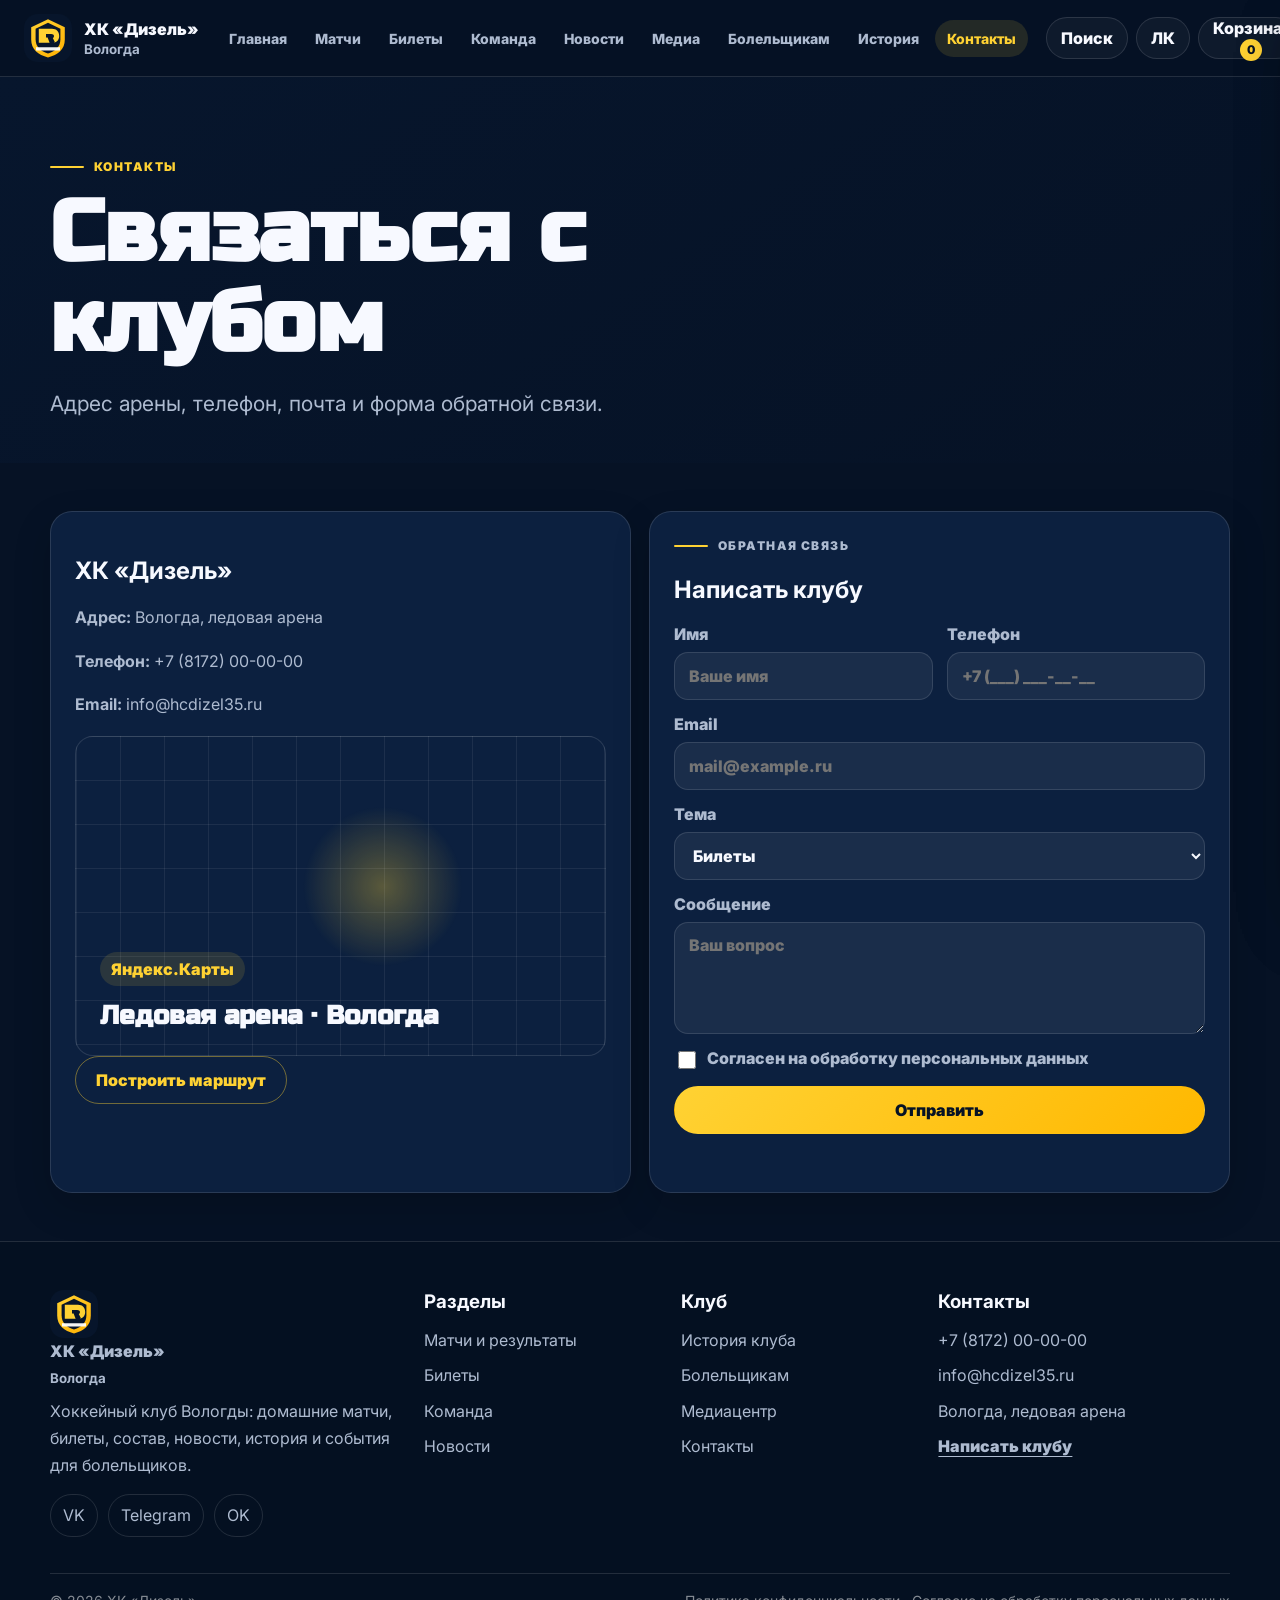
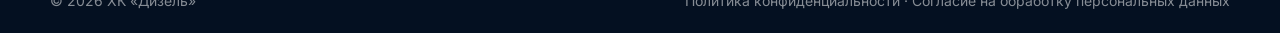
<file: contacts.html>
<!doctype html>
<html lang="ru">
<head>
  <meta charset="utf-8">
  <meta name="viewport" content="width=device-width, initial-scale=1">
  <title>Контакты — ХК «Дизель»</title>
  <meta name="description" content="Контакты клуба, адрес арены и форма обратной связи.">
  <meta name="theme-color" content="#061225">
  <link rel="preconnect" href="https://fonts.googleapis.com">
  <link rel="preconnect" href="https://fonts.gstatic.com" crossorigin>
  <link href="https://fonts.googleapis.com/css2?family=Russo+One&family=Inter:wght@400;500;600;700;800;900&display=swap" rel="stylesheet">
  <link rel="stylesheet" href="styles.css">
</head>
<body data-page="contacts">
  <header class="site-header" data-header>
    <a class="brand" href="index.html" aria-label="ХК Дизель — главная страница"><img src="logo.svg" alt=""><span><strong>ХК «Дизель»</strong><small>Вологда</small></span></a>
    <nav class="site-nav" aria-label="Основная навигация"><a href="index.html" data-page-link="home">Главная</a>
<a href="matches.html" data-page-link="matches">Матчи</a>
<a href="tickets.html" data-page-link="tickets">Билеты</a>
<a href="team.html" data-page-link="team">Команда</a>
<a href="news.html" data-page-link="news">Новости</a>
<a href="media.html" data-page-link="media">Медиа</a>
<a href="fans.html" data-page-link="fans">Болельщикам</a>
<a href="history.html" data-page-link="history">История</a>
<a href="contacts.html" data-page-link="contacts">Контакты</a></nav>
    <div class="header-actions">
      <button class="icon-btn" type="button" data-search-open>Поиск</button>
      <button class="icon-btn" type="button" data-orders-open>ЛК</button>
      <button class="icon-btn cart" type="button" data-cart-open>Корзина <span data-cart-count>0</span></button>
      <button class="btn btn-yellow" type="button" data-buy-ticket data-match="dizel-sputnik">Купить билет</button>
      <button class="menu-toggle" type="button" data-menu-toggle aria-label="Открыть меню" aria-expanded="false"><span></span><span></span></button>
    </div>
  </header>
  <main>
    <section class="page-hero"><div class="container"><p class="eyebrow reveal">Контакты</p><h1 class="reveal">Связаться с клубом</h1><p class="lead reveal">Адрес арены, телефон, почта и форма обратной связи.</p></div></section>
    <section class="section tight"><div class="container grid two"><div class="card reveal"><h2>ХК «Дизель»</h2><p><b>Адрес:</b> Вологда, ледовая арена</p><p><b>Телефон:</b> <a href="tel:+78172000000">+7 (8172) 00-00-00</a></p><p><b>Email:</b> <a href="mailto:info@hcdizel35.ru">info@hcdizel35.ru</a></p><div class="map"><span class="card-label">Яндекс.Карты</span><b>Ледовая арена · Вологда</b></div><a class="btn btn-outline" href="https://yandex.ru/maps/" target="_blank" rel="noopener">Построить маршрут</a></div><form class="card form reveal" data-simple-form data-success="Сообщение отправлено. Представитель клуба свяжется с вами."><p class="eyebrow">Обратная связь</p><h2>Написать клубу</h2><div class="form-row"><label>Имя<input required name="name" placeholder="Ваше имя"></label><label>Телефон<input required name="phone" placeholder="+7 (___) ___-__-__"></label></div><label>Email<input required type="email" name="email" placeholder="mail@example.ru"></label><label>Тема<select name="topic"><option>Билеты</option><option>Пресса</option><option>Партнёрство</option><option>Вопрос болельщика</option></select></label><label>Сообщение<textarea required name="message" placeholder="Ваш вопрос"></textarea></label><label class="checkline"><input type="checkbox" required><span>Согласен на обработку персональных данных</span></label><button class="btn btn-yellow wide" type="submit">Отправить</button><div class="form-status"></div></form></div></section>

  </main>
  <footer class="site-footer" id="contacts-footer">
    <div class="container footer-grid">
      <div>
        <a class="brand" href="index.html"><img src="logo.svg" alt=""><span><strong>ХК «Дизель»</strong><small>Вологда</small></span></a>
        <p>Хоккейный клуб Вологды: домашние матчи, билеты, состав, новости, история и события для болельщиков.</p>
        <div class="socials"><a href="https://vk.com/" target="_blank" rel="noopener">VK</a><a href="https://t.me/" target="_blank" rel="noopener">Telegram</a><a href="https://ok.ru/" target="_blank" rel="noopener">OK</a></div>
      </div>
      <div><h3>Разделы</h3>
<a href="matches.html">Матчи и результаты</a>
<a href="tickets.html">Билеты</a>
<a href="team.html">Команда</a>
<a href="news.html">Новости</a>
</div>
<div><h3>Клуб</h3>
<a href="history.html">История клуба</a>
<a href="fans.html">Болельщикам</a>
<a href="media.html">Медиацентр</a>
<a href="contacts.html">Контакты</a>
</div>
      <div><h3>Контакты</h3><a href="tel:+78172000000">+7 (8172) 00-00-00</a><a href="mailto:info@hcdizel35.ru">info@hcdizel35.ru</a><p>Вологда, ледовая арена</p><a class="text-link" href="contacts.html">Написать клубу</a></div>
    </div>
    <div class="container footer-bottom"><span>© 2026 ХК «Дизель»</span><span>Политика конфиденциальности · Согласие на обработку персональных данных</span></div>
  </footer>

  <dialog class="modal" data-ticket-modal>
    <form class="modal-card" method="dialog" data-ticket-form novalidate>
      <button class="modal-close" type="button" data-modal-close aria-label="Закрыть">×</button>
      <p class="eyebrow">Оформление билетов</p>
      <h2>Выберите матч и сектор</h2>
      <div class="form-row">
        <label>Матч<select name="match" data-ticket-match required></select></label>
        <label>Количество<input type="number" name="qty" value="1" min="1" max="8" data-ticket-qty required></label>
      </div>
      <div class="sector-picker" data-sector-picker aria-label="Выбор сектора"></div>
      <div class="form-row">
        <label>Имя<input name="name" type="text" placeholder="Ваше имя" autocomplete="name" required></label>
        <label>Телефон<input name="phone" type="tel" placeholder="+7 (___) ___-__-__" autocomplete="tel" required></label>
      </div>
      <label>Email для электронного билета<input name="email" type="email" placeholder="mail@example.ru" autocomplete="email" required></label>
      <label class="checkline"><input type="checkbox" name="agree" required><span>Согласен на обработку персональных данных и получение электронного билета</span></label>
      <div class="order-summary" data-ticket-summary></div>
      <button class="btn btn-yellow wide" type="submit">Оформить заказ</button>
      <div class="form-status" data-ticket-status role="status"></div>
    </form>
  </dialog>
  <dialog class="modal" data-search-modal>
    <div class="modal-card">
      <button class="modal-close" type="button" data-modal-close aria-label="Закрыть">×</button>
      <p class="eyebrow">Поиск по сайту</p>
      <h2>Найдите матч, игрока или новость</h2>
      <input class="search-input" type="search" placeholder="Например: билеты, Дизель — Спутник" data-search-input autofocus>
      <div class="search-results" data-search-results></div>
    </div>
  </dialog>
  <dialog class="modal" data-info-modal>
    <div class="modal-card">
      <button class="modal-close" type="button" data-modal-close aria-label="Закрыть">×</button>
      <div data-info-content></div>
    </div>
  </dialog>
  <aside class="drawer" data-cart-drawer aria-hidden="true">
    <div class="drawer-head"><h2>Корзина</h2><button type="button" data-drawer-close aria-label="Закрыть">×</button></div>
    <div class="drawer-body" data-cart-items></div>
    <form class="drawer-checkout" data-shop-order-form novalidate>
      <label>Имя<input name="name" required placeholder="Ваше имя"></label>
      <label>Телефон<input name="phone" required placeholder="+7 (___) ___-__-__"></label>
      <label class="checkline"><input type="checkbox" required><span>Согласен на обработку персональных данных</span></label>
      <button class="btn btn-yellow wide" type="submit">Оформить заказ</button>
      <div class="form-status" data-shop-status></div>
    </form>
  </aside>
  <aside class="drawer" data-orders-drawer aria-hidden="true">
    <div class="drawer-head"><h2>Личный кабинет</h2><button type="button" data-drawer-close aria-label="Закрыть">×</button></div>
    <div class="drawer-body" data-orders-list></div>
  </aside>

  <script src="app.js"></script>
</body>
</html>
</file>
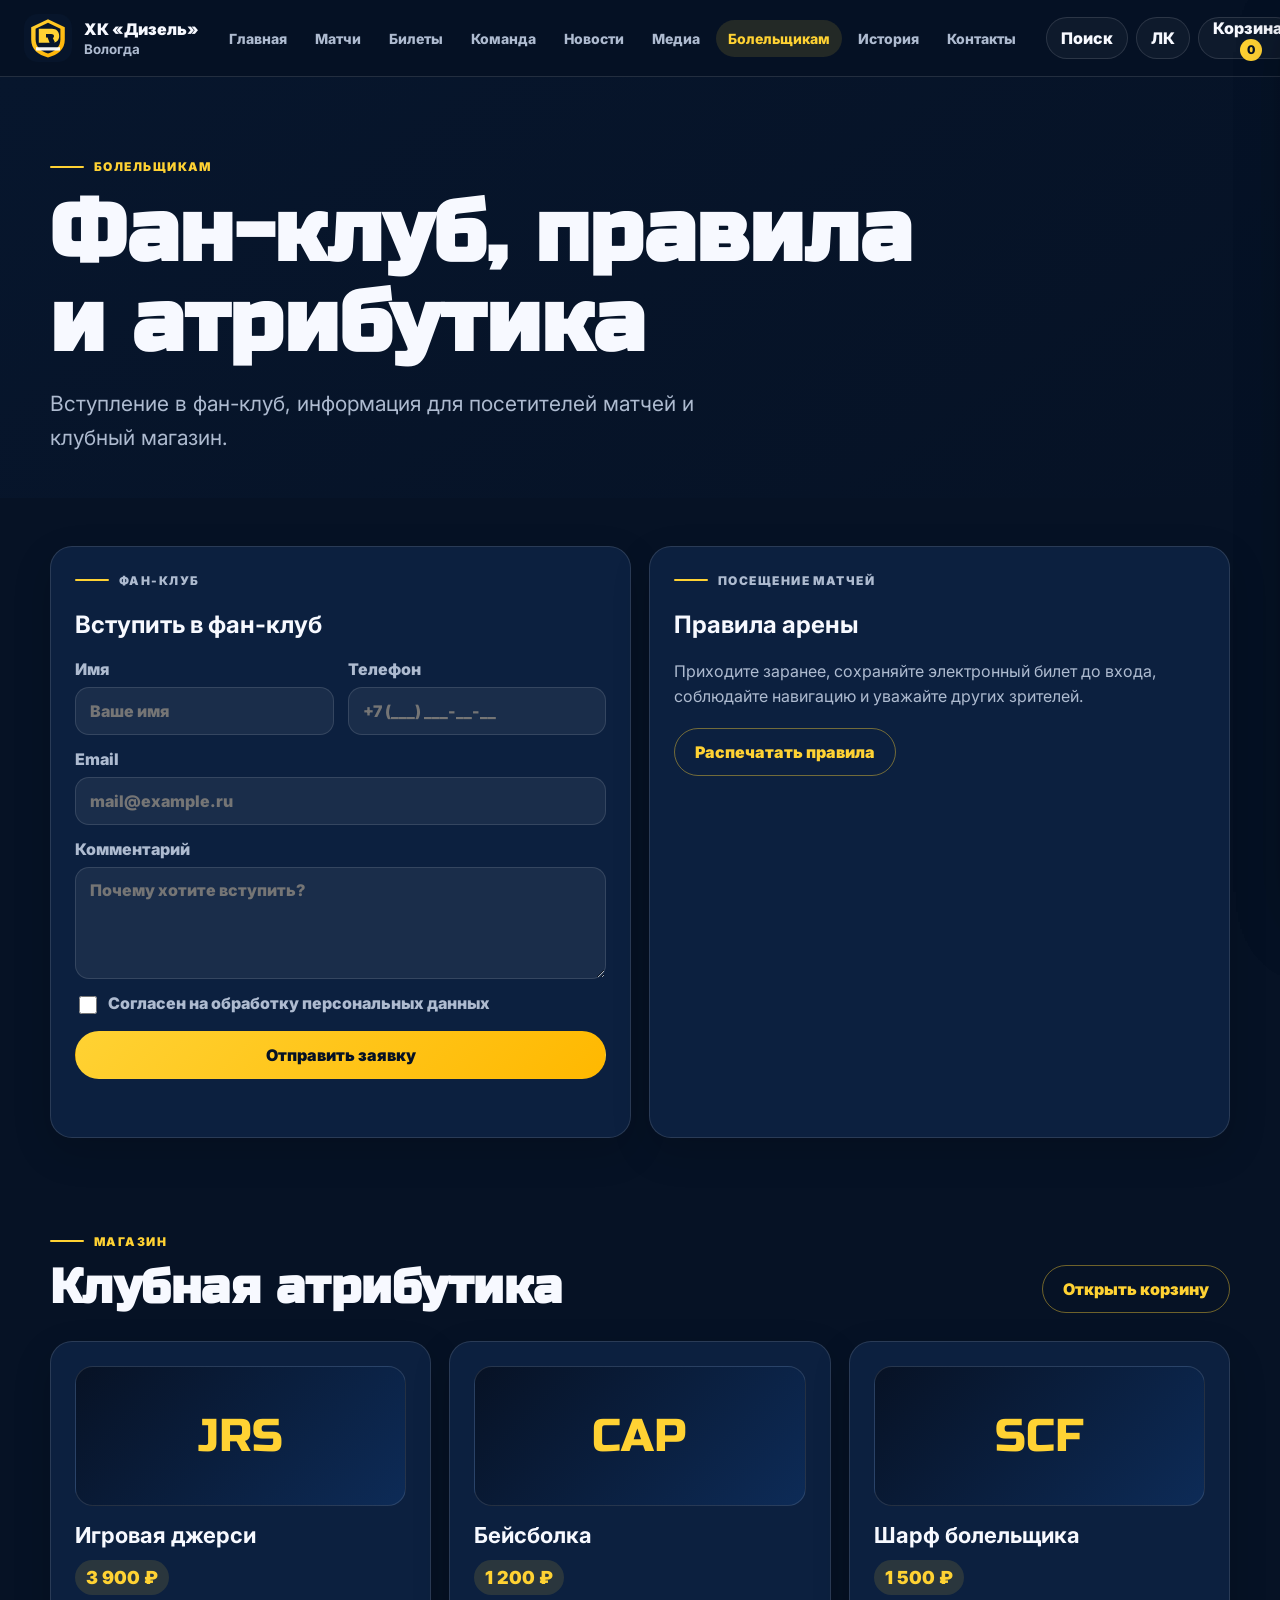
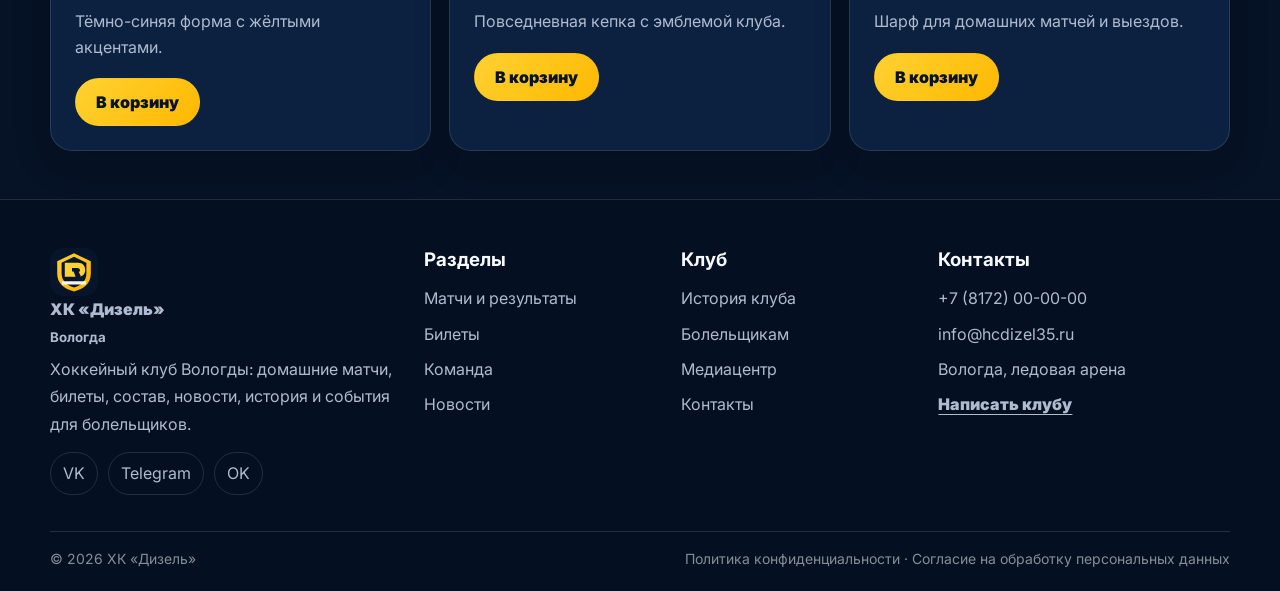
<file: fans.html>
<!doctype html>
<html lang="ru">
<head>
  <meta charset="utf-8">
  <meta name="viewport" content="width=device-width, initial-scale=1">
  <title>Болельщикам — ХК «Дизель»</title>
  <meta name="description" content="Фан-клуб, правила посещения и атрибутика ХК «Дизель».">
  <meta name="theme-color" content="#061225">
  <link rel="preconnect" href="https://fonts.googleapis.com">
  <link rel="preconnect" href="https://fonts.gstatic.com" crossorigin>
  <link href="https://fonts.googleapis.com/css2?family=Russo+One&family=Inter:wght@400;500;600;700;800;900&display=swap" rel="stylesheet">
  <link rel="stylesheet" href="styles.css">
</head>
<body data-page="fans">
  <header class="site-header" data-header>
    <a class="brand" href="index.html" aria-label="ХК Дизель — главная страница"><img src="logo.svg" alt=""><span><strong>ХК «Дизель»</strong><small>Вологда</small></span></a>
    <nav class="site-nav" aria-label="Основная навигация"><a href="index.html" data-page-link="home">Главная</a>
<a href="matches.html" data-page-link="matches">Матчи</a>
<a href="tickets.html" data-page-link="tickets">Билеты</a>
<a href="team.html" data-page-link="team">Команда</a>
<a href="news.html" data-page-link="news">Новости</a>
<a href="media.html" data-page-link="media">Медиа</a>
<a href="fans.html" data-page-link="fans">Болельщикам</a>
<a href="history.html" data-page-link="history">История</a>
<a href="contacts.html" data-page-link="contacts">Контакты</a></nav>
    <div class="header-actions">
      <button class="icon-btn" type="button" data-search-open>Поиск</button>
      <button class="icon-btn" type="button" data-orders-open>ЛК</button>
      <button class="icon-btn cart" type="button" data-cart-open>Корзина <span data-cart-count>0</span></button>
      <button class="btn btn-yellow" type="button" data-buy-ticket data-match="dizel-sputnik">Купить билет</button>
      <button class="menu-toggle" type="button" data-menu-toggle aria-label="Открыть меню" aria-expanded="false"><span></span><span></span></button>
    </div>
  </header>
  <main>
    <section class="page-hero"><div class="container"><p class="eyebrow reveal">Болельщикам</p><h1 class="reveal">Фан-клуб, правила и атрибутика</h1><p class="lead reveal">Вступление в фан-клуб, информация для посетителей матчей и клубный магазин.</p></div></section>
    <section class="section tight"><div class="container grid two"><form class="card form reveal" data-simple-form data-success="Заявка в фан-клуб отправлена. Координатор свяжется с вами."><p class="eyebrow">Фан-клуб</p><h2>Вступить в фан-клуб</h2><div class="form-row"><label>Имя<input required name="name" placeholder="Ваше имя"></label><label>Телефон<input required name="phone" placeholder="+7 (___) ___-__-__"></label></div><label>Email<input required type="email" name="email" placeholder="mail@example.ru"></label><label>Комментарий<textarea name="comment" placeholder="Почему хотите вступить?"></textarea></label><label class="checkline"><input type="checkbox" required><span>Согласен на обработку персональных данных</span></label><button class="btn btn-yellow wide" type="submit">Отправить заявку</button><div class="form-status"></div></form><div class="card reveal"><p class="eyebrow">Посещение матчей</p><h2>Правила арены</h2><p>Приходите заранее, сохраняйте электронный билет до входа, соблюдайте навигацию и уважайте других зрителей.</p><button class="btn btn-outline" type="button" data-print>Распечатать правила</button></div></div></section>
    <section class="section tight"><div class="container"><div class="section-head reveal"><div><p class="eyebrow">Магазин</p><h2>Клубная атрибутика</h2></div><button class="btn btn-outline" type="button" data-cart-open>Открыть корзину</button></div><div class="grid three"><article class="card reveal"><div class="shop-art">JRS</div><h3>Игровая джерси</h3><span class="price">3 900 ₽</span><p>Тёмно-синяя форма с жёлтыми акцентами.</p><button class="btn btn-yellow" type="button" data-add-cart data-product="Игровая джерси" data-price="3900">В корзину</button></article><article class="card reveal"><div class="shop-art">CAP</div><h3>Бейсболка</h3><span class="price">1 200 ₽</span><p>Повседневная кепка с эмблемой клуба.</p><button class="btn btn-yellow" type="button" data-add-cart data-product="Бейсболка" data-price="1200">В корзину</button></article><article class="card reveal"><div class="shop-art">SCF</div><h3>Шарф болельщика</h3><span class="price">1 500 ₽</span><p>Шарф для домашних матчей и выездов.</p><button class="btn btn-yellow" type="button" data-add-cart data-product="Шарф болельщика" data-price="1500">В корзину</button></article></div></div></section>

  </main>
  <footer class="site-footer" id="contacts-footer">
    <div class="container footer-grid">
      <div>
        <a class="brand" href="index.html"><img src="logo.svg" alt=""><span><strong>ХК «Дизель»</strong><small>Вологда</small></span></a>
        <p>Хоккейный клуб Вологды: домашние матчи, билеты, состав, новости, история и события для болельщиков.</p>
        <div class="socials"><a href="https://vk.com/" target="_blank" rel="noopener">VK</a><a href="https://t.me/" target="_blank" rel="noopener">Telegram</a><a href="https://ok.ru/" target="_blank" rel="noopener">OK</a></div>
      </div>
      <div><h3>Разделы</h3>
<a href="matches.html">Матчи и результаты</a>
<a href="tickets.html">Билеты</a>
<a href="team.html">Команда</a>
<a href="news.html">Новости</a>
</div>
<div><h3>Клуб</h3>
<a href="history.html">История клуба</a>
<a href="fans.html">Болельщикам</a>
<a href="media.html">Медиацентр</a>
<a href="contacts.html">Контакты</a>
</div>
      <div><h3>Контакты</h3><a href="tel:+78172000000">+7 (8172) 00-00-00</a><a href="mailto:info@hcdizel35.ru">info@hcdizel35.ru</a><p>Вологда, ледовая арена</p><a class="text-link" href="contacts.html">Написать клубу</a></div>
    </div>
    <div class="container footer-bottom"><span>© 2026 ХК «Дизель»</span><span>Политика конфиденциальности · Согласие на обработку персональных данных</span></div>
  </footer>

  <dialog class="modal" data-ticket-modal>
    <form class="modal-card" method="dialog" data-ticket-form novalidate>
      <button class="modal-close" type="button" data-modal-close aria-label="Закрыть">×</button>
      <p class="eyebrow">Оформление билетов</p>
      <h2>Выберите матч и сектор</h2>
      <div class="form-row">
        <label>Матч<select name="match" data-ticket-match required></select></label>
        <label>Количество<input type="number" name="qty" value="1" min="1" max="8" data-ticket-qty required></label>
      </div>
      <div class="sector-picker" data-sector-picker aria-label="Выбор сектора"></div>
      <div class="form-row">
        <label>Имя<input name="name" type="text" placeholder="Ваше имя" autocomplete="name" required></label>
        <label>Телефон<input name="phone" type="tel" placeholder="+7 (___) ___-__-__" autocomplete="tel" required></label>
      </div>
      <label>Email для электронного билета<input name="email" type="email" placeholder="mail@example.ru" autocomplete="email" required></label>
      <label class="checkline"><input type="checkbox" name="agree" required><span>Согласен на обработку персональных данных и получение электронного билета</span></label>
      <div class="order-summary" data-ticket-summary></div>
      <button class="btn btn-yellow wide" type="submit">Оформить заказ</button>
      <div class="form-status" data-ticket-status role="status"></div>
    </form>
  </dialog>
  <dialog class="modal" data-search-modal>
    <div class="modal-card">
      <button class="modal-close" type="button" data-modal-close aria-label="Закрыть">×</button>
      <p class="eyebrow">Поиск по сайту</p>
      <h2>Найдите матч, игрока или новость</h2>
      <input class="search-input" type="search" placeholder="Например: билеты, Дизель — Спутник" data-search-input autofocus>
      <div class="search-results" data-search-results></div>
    </div>
  </dialog>
  <dialog class="modal" data-info-modal>
    <div class="modal-card">
      <button class="modal-close" type="button" data-modal-close aria-label="Закрыть">×</button>
      <div data-info-content></div>
    </div>
  </dialog>
  <aside class="drawer" data-cart-drawer aria-hidden="true">
    <div class="drawer-head"><h2>Корзина</h2><button type="button" data-drawer-close aria-label="Закрыть">×</button></div>
    <div class="drawer-body" data-cart-items></div>
    <form class="drawer-checkout" data-shop-order-form novalidate>
      <label>Имя<input name="name" required placeholder="Ваше имя"></label>
      <label>Телефон<input name="phone" required placeholder="+7 (___) ___-__-__"></label>
      <label class="checkline"><input type="checkbox" required><span>Согласен на обработку персональных данных</span></label>
      <button class="btn btn-yellow wide" type="submit">Оформить заказ</button>
      <div class="form-status" data-shop-status></div>
    </form>
  </aside>
  <aside class="drawer" data-orders-drawer aria-hidden="true">
    <div class="drawer-head"><h2>Личный кабинет</h2><button type="button" data-drawer-close aria-label="Закрыть">×</button></div>
    <div class="drawer-body" data-orders-list></div>
  </aside>

  <script src="app.js"></script>
</body>
</html>
</file>
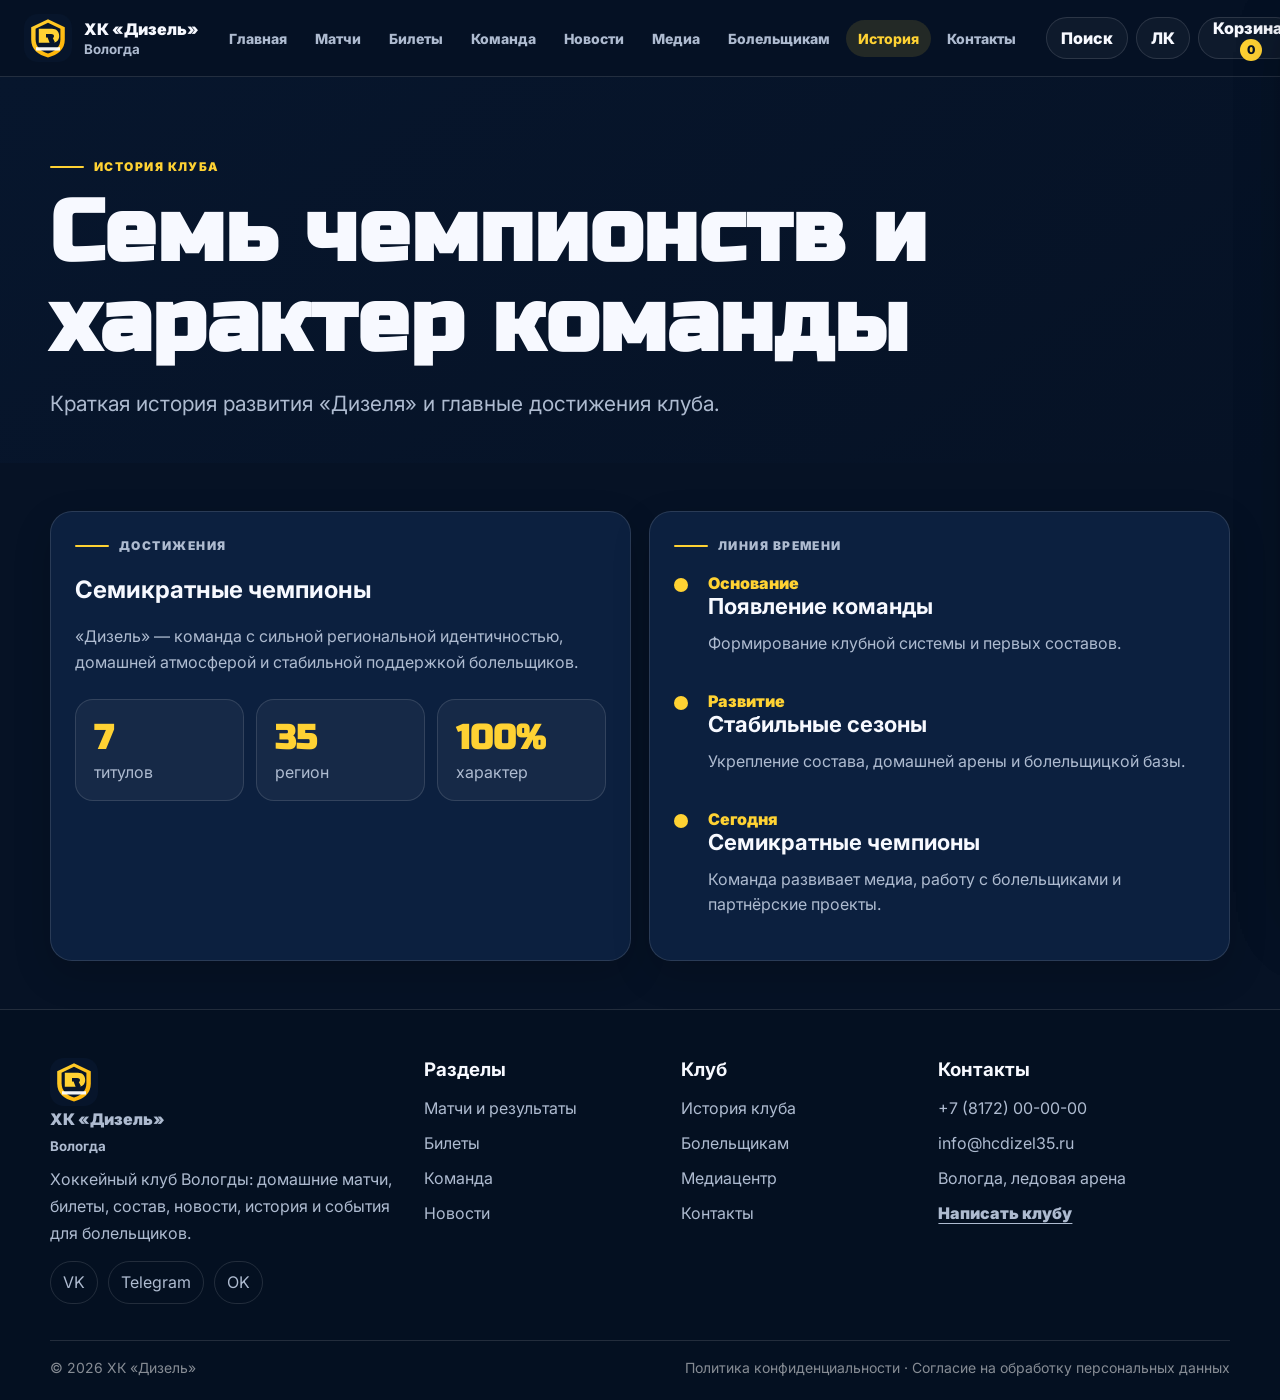
<file: history.html>
<!doctype html>
<html lang="ru">
<head>
  <meta charset="utf-8">
  <meta name="viewport" content="width=device-width, initial-scale=1">
  <title>История — ХК «Дизель»</title>
  <meta name="description" content="История клуба и достижения ХК «Дизель».">
  <meta name="theme-color" content="#061225">
  <link rel="preconnect" href="https://fonts.googleapis.com">
  <link rel="preconnect" href="https://fonts.gstatic.com" crossorigin>
  <link href="https://fonts.googleapis.com/css2?family=Russo+One&family=Inter:wght@400;500;600;700;800;900&display=swap" rel="stylesheet">
  <link rel="stylesheet" href="styles.css">
</head>
<body data-page="history">
  <header class="site-header" data-header>
    <a class="brand" href="index.html" aria-label="ХК Дизель — главная страница"><img src="logo.svg" alt=""><span><strong>ХК «Дизель»</strong><small>Вологда</small></span></a>
    <nav class="site-nav" aria-label="Основная навигация"><a href="index.html" data-page-link="home">Главная</a>
<a href="matches.html" data-page-link="matches">Матчи</a>
<a href="tickets.html" data-page-link="tickets">Билеты</a>
<a href="team.html" data-page-link="team">Команда</a>
<a href="news.html" data-page-link="news">Новости</a>
<a href="media.html" data-page-link="media">Медиа</a>
<a href="fans.html" data-page-link="fans">Болельщикам</a>
<a href="history.html" data-page-link="history">История</a>
<a href="contacts.html" data-page-link="contacts">Контакты</a></nav>
    <div class="header-actions">
      <button class="icon-btn" type="button" data-search-open>Поиск</button>
      <button class="icon-btn" type="button" data-orders-open>ЛК</button>
      <button class="icon-btn cart" type="button" data-cart-open>Корзина <span data-cart-count>0</span></button>
      <button class="btn btn-yellow" type="button" data-buy-ticket data-match="dizel-sputnik">Купить билет</button>
      <button class="menu-toggle" type="button" data-menu-toggle aria-label="Открыть меню" aria-expanded="false"><span></span><span></span></button>
    </div>
  </header>
  <main>
    <section class="page-hero"><div class="container"><p class="eyebrow reveal">История клуба</p><h1 class="reveal">Семь чемпионств и характер команды</h1><p class="lead reveal">Краткая история развития «Дизеля» и главные достижения клуба.</p></div></section>
    <section class="section tight"><div class="container grid two"><div class="card reveal"><p class="eyebrow">Достижения</p><h2>Семикратные чемпионы</h2><p>«Дизель» — команда с сильной региональной идентичностью, домашней атмосферой и стабильной поддержкой болельщиков.</p><div class="hero-stats"><article><strong>7</strong><span>титулов</span></article><article><strong>35</strong><span>регион</span></article><article><strong>100%</strong><span>характер</span></article></div></div><div class="card reveal"><p class="eyebrow">Линия времени</p><div class="timeline"><article><span>Основание</span><h3>Появление команды</h3><p>Формирование клубной системы и первых составов.</p></article><article><span>Развитие</span><h3>Стабильные сезоны</h3><p>Укрепление состава, домашней арены и болельщицкой базы.</p></article><article><span>Сегодня</span><h3>Семикратные чемпионы</h3><p>Команда развивает медиа, работу с болельщиками и партнёрские проекты.</p></article></div></div></div></section>

  </main>
  <footer class="site-footer" id="contacts-footer">
    <div class="container footer-grid">
      <div>
        <a class="brand" href="index.html"><img src="logo.svg" alt=""><span><strong>ХК «Дизель»</strong><small>Вологда</small></span></a>
        <p>Хоккейный клуб Вологды: домашние матчи, билеты, состав, новости, история и события для болельщиков.</p>
        <div class="socials"><a href="https://vk.com/" target="_blank" rel="noopener">VK</a><a href="https://t.me/" target="_blank" rel="noopener">Telegram</a><a href="https://ok.ru/" target="_blank" rel="noopener">OK</a></div>
      </div>
      <div><h3>Разделы</h3>
<a href="matches.html">Матчи и результаты</a>
<a href="tickets.html">Билеты</a>
<a href="team.html">Команда</a>
<a href="news.html">Новости</a>
</div>
<div><h3>Клуб</h3>
<a href="history.html">История клуба</a>
<a href="fans.html">Болельщикам</a>
<a href="media.html">Медиацентр</a>
<a href="contacts.html">Контакты</a>
</div>
      <div><h3>Контакты</h3><a href="tel:+78172000000">+7 (8172) 00-00-00</a><a href="mailto:info@hcdizel35.ru">info@hcdizel35.ru</a><p>Вологда, ледовая арена</p><a class="text-link" href="contacts.html">Написать клубу</a></div>
    </div>
    <div class="container footer-bottom"><span>© 2026 ХК «Дизель»</span><span>Политика конфиденциальности · Согласие на обработку персональных данных</span></div>
  </footer>

  <dialog class="modal" data-ticket-modal>
    <form class="modal-card" method="dialog" data-ticket-form novalidate>
      <button class="modal-close" type="button" data-modal-close aria-label="Закрыть">×</button>
      <p class="eyebrow">Оформление билетов</p>
      <h2>Выберите матч и сектор</h2>
      <div class="form-row">
        <label>Матч<select name="match" data-ticket-match required></select></label>
        <label>Количество<input type="number" name="qty" value="1" min="1" max="8" data-ticket-qty required></label>
      </div>
      <div class="sector-picker" data-sector-picker aria-label="Выбор сектора"></div>
      <div class="form-row">
        <label>Имя<input name="name" type="text" placeholder="Ваше имя" autocomplete="name" required></label>
        <label>Телефон<input name="phone" type="tel" placeholder="+7 (___) ___-__-__" autocomplete="tel" required></label>
      </div>
      <label>Email для электронного билета<input name="email" type="email" placeholder="mail@example.ru" autocomplete="email" required></label>
      <label class="checkline"><input type="checkbox" name="agree" required><span>Согласен на обработку персональных данных и получение электронного билета</span></label>
      <div class="order-summary" data-ticket-summary></div>
      <button class="btn btn-yellow wide" type="submit">Оформить заказ</button>
      <div class="form-status" data-ticket-status role="status"></div>
    </form>
  </dialog>
  <dialog class="modal" data-search-modal>
    <div class="modal-card">
      <button class="modal-close" type="button" data-modal-close aria-label="Закрыть">×</button>
      <p class="eyebrow">Поиск по сайту</p>
      <h2>Найдите матч, игрока или новость</h2>
      <input class="search-input" type="search" placeholder="Например: билеты, Дизель — Спутник" data-search-input autofocus>
      <div class="search-results" data-search-results></div>
    </div>
  </dialog>
  <dialog class="modal" data-info-modal>
    <div class="modal-card">
      <button class="modal-close" type="button" data-modal-close aria-label="Закрыть">×</button>
      <div data-info-content></div>
    </div>
  </dialog>
  <aside class="drawer" data-cart-drawer aria-hidden="true">
    <div class="drawer-head"><h2>Корзина</h2><button type="button" data-drawer-close aria-label="Закрыть">×</button></div>
    <div class="drawer-body" data-cart-items></div>
    <form class="drawer-checkout" data-shop-order-form novalidate>
      <label>Имя<input name="name" required placeholder="Ваше имя"></label>
      <label>Телефон<input name="phone" required placeholder="+7 (___) ___-__-__"></label>
      <label class="checkline"><input type="checkbox" required><span>Согласен на обработку персональных данных</span></label>
      <button class="btn btn-yellow wide" type="submit">Оформить заказ</button>
      <div class="form-status" data-shop-status></div>
    </form>
  </aside>
  <aside class="drawer" data-orders-drawer aria-hidden="true">
    <div class="drawer-head"><h2>Личный кабинет</h2><button type="button" data-drawer-close aria-label="Закрыть">×</button></div>
    <div class="drawer-body" data-orders-list></div>
  </aside>

  <script src="app.js"></script>
</body>
</html>
</file>
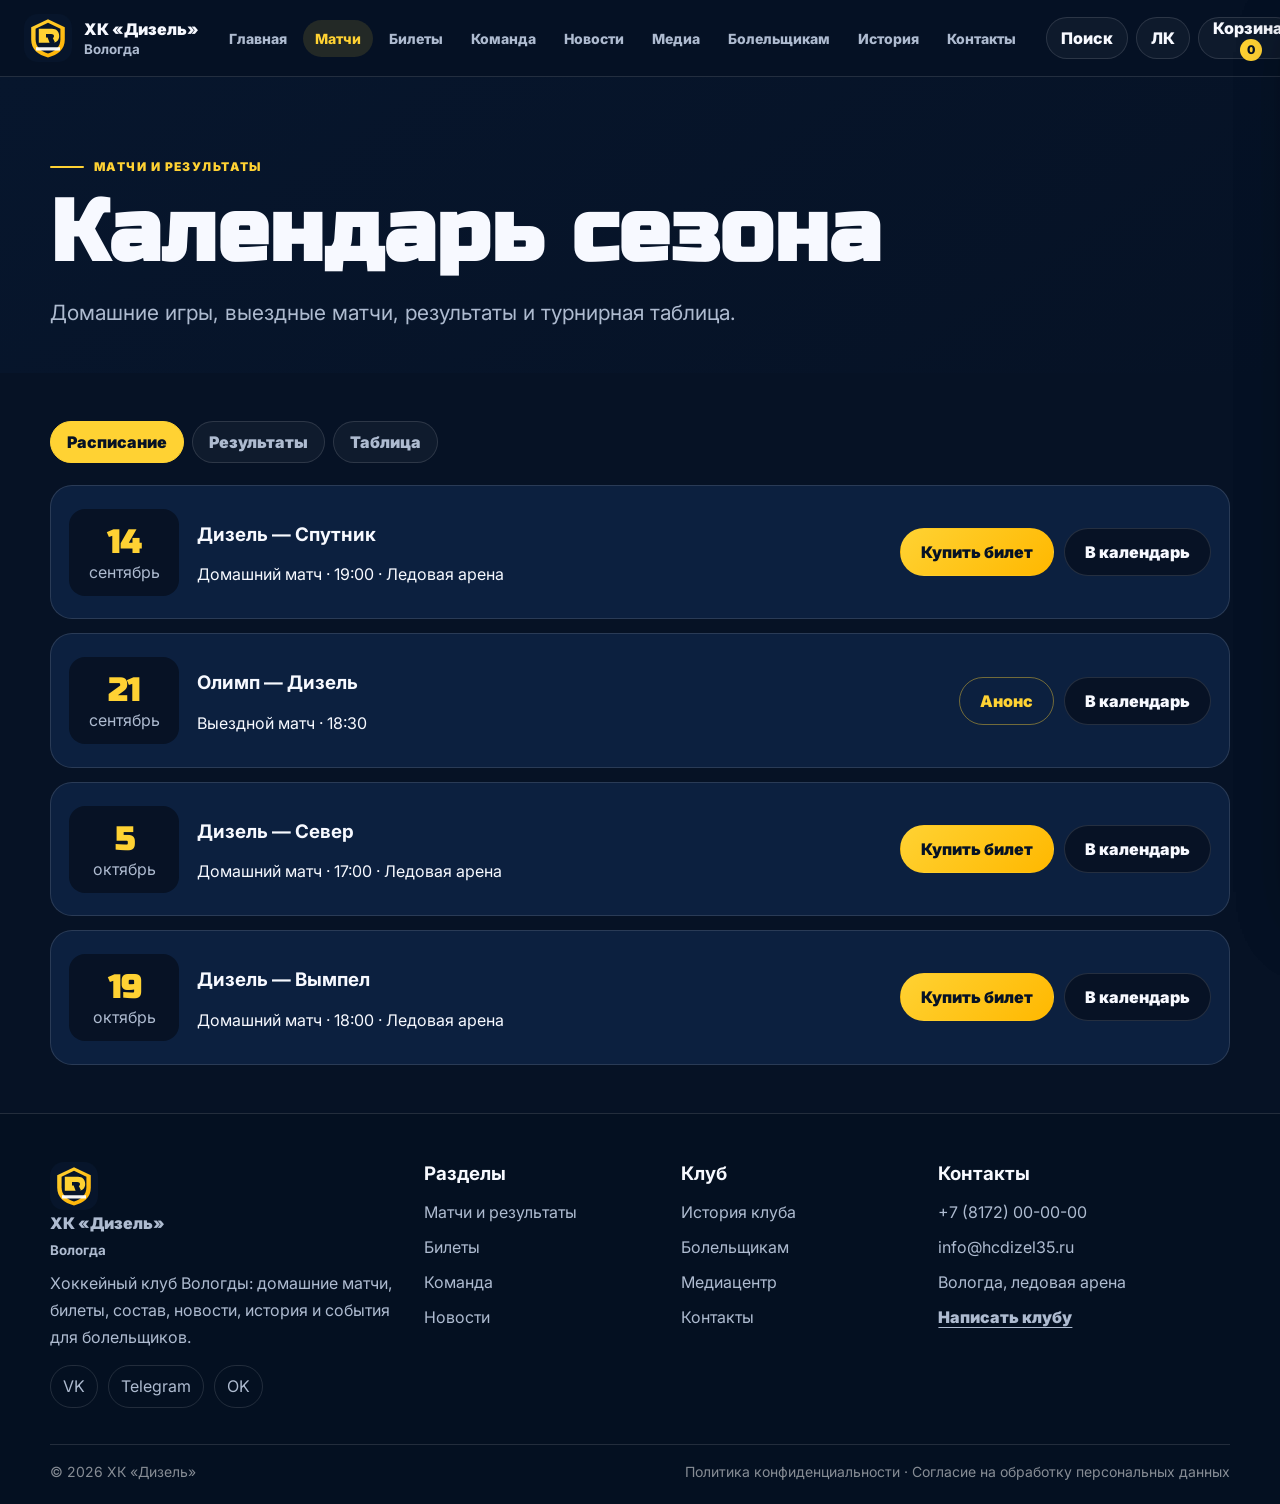
<file: matches.html>
<!doctype html>
<html lang="ru">
<head>
  <meta charset="utf-8">
  <meta name="viewport" content="width=device-width, initial-scale=1">
  <title>Матчи и результаты — ХК «Дизель»</title>
  <meta name="description" content="Расписание матчей, результаты и турнирная таблица ХК «Дизель».">
  <meta name="theme-color" content="#061225">
  <link rel="preconnect" href="https://fonts.googleapis.com">
  <link rel="preconnect" href="https://fonts.gstatic.com" crossorigin>
  <link href="https://fonts.googleapis.com/css2?family=Russo+One&family=Inter:wght@400;500;600;700;800;900&display=swap" rel="stylesheet">
  <link rel="stylesheet" href="styles.css">
</head>
<body data-page="matches">
  <header class="site-header" data-header>
    <a class="brand" href="index.html" aria-label="ХК Дизель — главная страница"><img src="logo.svg" alt=""><span><strong>ХК «Дизель»</strong><small>Вологда</small></span></a>
    <nav class="site-nav" aria-label="Основная навигация"><a href="index.html" data-page-link="home">Главная</a>
<a href="matches.html" data-page-link="matches">Матчи</a>
<a href="tickets.html" data-page-link="tickets">Билеты</a>
<a href="team.html" data-page-link="team">Команда</a>
<a href="news.html" data-page-link="news">Новости</a>
<a href="media.html" data-page-link="media">Медиа</a>
<a href="fans.html" data-page-link="fans">Болельщикам</a>
<a href="history.html" data-page-link="history">История</a>
<a href="contacts.html" data-page-link="contacts">Контакты</a></nav>
    <div class="header-actions">
      <button class="icon-btn" type="button" data-search-open>Поиск</button>
      <button class="icon-btn" type="button" data-orders-open>ЛК</button>
      <button class="icon-btn cart" type="button" data-cart-open>Корзина <span data-cart-count>0</span></button>
      <button class="btn btn-yellow" type="button" data-buy-ticket data-match="dizel-sputnik">Купить билет</button>
      <button class="menu-toggle" type="button" data-menu-toggle aria-label="Открыть меню" aria-expanded="false"><span></span><span></span></button>
    </div>
  </header>
  <main>
    <section class="page-hero"><div class="container"><p class="eyebrow reveal">Матчи и результаты</p><h1 class="reveal">Календарь сезона</h1><p class="lead reveal">Домашние игры, выездные матчи, результаты и турнирная таблица.</p></div></section>
    <section class="section tight"><div class="container"><div class="tabs reveal" data-tabs><button class="active" data-tab="schedule">Расписание</button><button data-tab="results">Результаты</button><button data-tab="table">Таблица</button></div>
      <div class="tab-panel active" data-panel="schedule"><div class="schedule-list">
        <article class="schedule-card reveal"><time><b>14</b> сентябрь</time><div><h3>Дизель — Спутник</h3><p>Домашний матч · 19:00 · Ледовая арена</p></div><div class="card-actions"><button class="btn btn-yellow" type="button" data-buy-ticket data-match="dizel-sputnik">Купить билет</button><button class="btn btn-dark" type="button" data-calendar data-match="dizel-sputnik">В календарь</button></div></article>
        <article class="schedule-card reveal"><time><b>21</b> сентябрь</time><div><h3>Олимп — Дизель</h3><p>Выездной матч · 18:30</p></div><div class="card-actions"><button class="btn btn-outline" type="button" data-protocol="semi-olimp">Анонс</button><button class="btn btn-dark" type="button" data-calendar data-match="olimp-dizel">В календарь</button></div></article>
        <article class="schedule-card reveal"><time><b>5</b> октябрь</time><div><h3>Дизель — Север</h3><p>Домашний матч · 17:00 · Ледовая арена</p></div><div class="card-actions"><button class="btn btn-yellow" type="button" data-buy-ticket data-match="dizel-sever">Купить билет</button><button class="btn btn-dark" type="button" data-calendar data-match="dizel-sever">В календарь</button></div></article>
        <article class="schedule-card reveal"><time><b>19</b> октябрь</time><div><h3>Дизель — Вымпел</h3><p>Домашний матч · 18:00 · Ледовая арена</p></div><div class="card-actions"><button class="btn btn-yellow" type="button" data-buy-ticket data-match="dizel-vympel">Купить билет</button><button class="btn btn-dark" type="button" data-calendar data-match="dizel-vympel">В календарь</button></div></article>
      </div></div>
      <div class="tab-panel" data-panel="results"><div class="grid three"><article class="card"><span class="card-label">Финал</span><div class="score-line"><span>Дизель</span><b>4</b><span>Север</span><b>1</b></div><p>Броски: 34–21 · Штраф: 8–10</p><button class="btn btn-outline" type="button" data-protocol="final-north">Протокол</button></article><article class="card"><span class="card-label">Полуфинал</span><div class="score-line"><span>Дизель</span><b>3</b><span>Олимп</span><b>2</b></div><p>Победная шайба в овертайме.</p><button class="btn btn-outline" type="button" data-protocol="semi-olimp">Протокол</button></article><article class="card"><span class="card-label">Регулярный сезон</span><div class="score-line"><span>Вымпел</span><b>2</b><span>Дизель</span><b>5</b></div><p>Голевая серия первой тройки нападения.</p><button class="btn btn-outline" type="button" data-protocol="vympel-dizel">Протокол</button></article></div></div>
      <div class="tab-panel" data-panel="table" id="table"><div class="table-wrap"><table><thead><tr><th>Место</th><th>Команда</th><th>И</th><th>В</th><th>П</th><th>О</th></tr></thead><tbody><tr><td>1</td><td>Дизель</td><td>12</td><td>11</td><td>1</td><td>24</td></tr><tr><td>2</td><td>Спутник</td><td>12</td><td>9</td><td>3</td><td>19</td></tr><tr><td>3</td><td>Олимп</td><td>12</td><td>8</td><td>4</td><td>17</td></tr><tr><td>4</td><td>Север</td><td>12</td><td>6</td><td>6</td><td>13</td></tr><tr><td>5</td><td>Вымпел</td><td>12</td><td>4</td><td>8</td><td>9</td></tr></tbody></table></div></div>
    </div></section>

  </main>
  <footer class="site-footer" id="contacts-footer">
    <div class="container footer-grid">
      <div>
        <a class="brand" href="index.html"><img src="logo.svg" alt=""><span><strong>ХК «Дизель»</strong><small>Вологда</small></span></a>
        <p>Хоккейный клуб Вологды: домашние матчи, билеты, состав, новости, история и события для болельщиков.</p>
        <div class="socials"><a href="https://vk.com/" target="_blank" rel="noopener">VK</a><a href="https://t.me/" target="_blank" rel="noopener">Telegram</a><a href="https://ok.ru/" target="_blank" rel="noopener">OK</a></div>
      </div>
      <div><h3>Разделы</h3>
<a href="matches.html">Матчи и результаты</a>
<a href="tickets.html">Билеты</a>
<a href="team.html">Команда</a>
<a href="news.html">Новости</a>
</div>
<div><h3>Клуб</h3>
<a href="history.html">История клуба</a>
<a href="fans.html">Болельщикам</a>
<a href="media.html">Медиацентр</a>
<a href="contacts.html">Контакты</a>
</div>
      <div><h3>Контакты</h3><a href="tel:+78172000000">+7 (8172) 00-00-00</a><a href="mailto:info@hcdizel35.ru">info@hcdizel35.ru</a><p>Вологда, ледовая арена</p><a class="text-link" href="contacts.html">Написать клубу</a></div>
    </div>
    <div class="container footer-bottom"><span>© 2026 ХК «Дизель»</span><span>Политика конфиденциальности · Согласие на обработку персональных данных</span></div>
  </footer>

  <dialog class="modal" data-ticket-modal>
    <form class="modal-card" method="dialog" data-ticket-form novalidate>
      <button class="modal-close" type="button" data-modal-close aria-label="Закрыть">×</button>
      <p class="eyebrow">Оформление билетов</p>
      <h2>Выберите матч и сектор</h2>
      <div class="form-row">
        <label>Матч<select name="match" data-ticket-match required></select></label>
        <label>Количество<input type="number" name="qty" value="1" min="1" max="8" data-ticket-qty required></label>
      </div>
      <div class="sector-picker" data-sector-picker aria-label="Выбор сектора"></div>
      <div class="form-row">
        <label>Имя<input name="name" type="text" placeholder="Ваше имя" autocomplete="name" required></label>
        <label>Телефон<input name="phone" type="tel" placeholder="+7 (___) ___-__-__" autocomplete="tel" required></label>
      </div>
      <label>Email для электронного билета<input name="email" type="email" placeholder="mail@example.ru" autocomplete="email" required></label>
      <label class="checkline"><input type="checkbox" name="agree" required><span>Согласен на обработку персональных данных и получение электронного билета</span></label>
      <div class="order-summary" data-ticket-summary></div>
      <button class="btn btn-yellow wide" type="submit">Оформить заказ</button>
      <div class="form-status" data-ticket-status role="status"></div>
    </form>
  </dialog>
  <dialog class="modal" data-search-modal>
    <div class="modal-card">
      <button class="modal-close" type="button" data-modal-close aria-label="Закрыть">×</button>
      <p class="eyebrow">Поиск по сайту</p>
      <h2>Найдите матч, игрока или новость</h2>
      <input class="search-input" type="search" placeholder="Например: билеты, Дизель — Спутник" data-search-input autofocus>
      <div class="search-results" data-search-results></div>
    </div>
  </dialog>
  <dialog class="modal" data-info-modal>
    <div class="modal-card">
      <button class="modal-close" type="button" data-modal-close aria-label="Закрыть">×</button>
      <div data-info-content></div>
    </div>
  </dialog>
  <aside class="drawer" data-cart-drawer aria-hidden="true">
    <div class="drawer-head"><h2>Корзина</h2><button type="button" data-drawer-close aria-label="Закрыть">×</button></div>
    <div class="drawer-body" data-cart-items></div>
    <form class="drawer-checkout" data-shop-order-form novalidate>
      <label>Имя<input name="name" required placeholder="Ваше имя"></label>
      <label>Телефон<input name="phone" required placeholder="+7 (___) ___-__-__"></label>
      <label class="checkline"><input type="checkbox" required><span>Согласен на обработку персональных данных</span></label>
      <button class="btn btn-yellow wide" type="submit">Оформить заказ</button>
      <div class="form-status" data-shop-status></div>
    </form>
  </aside>
  <aside class="drawer" data-orders-drawer aria-hidden="true">
    <div class="drawer-head"><h2>Личный кабинет</h2><button type="button" data-drawer-close aria-label="Закрыть">×</button></div>
    <div class="drawer-body" data-orders-list></div>
  </aside>

  <script src="app.js"></script>
</body>
</html>
</file>
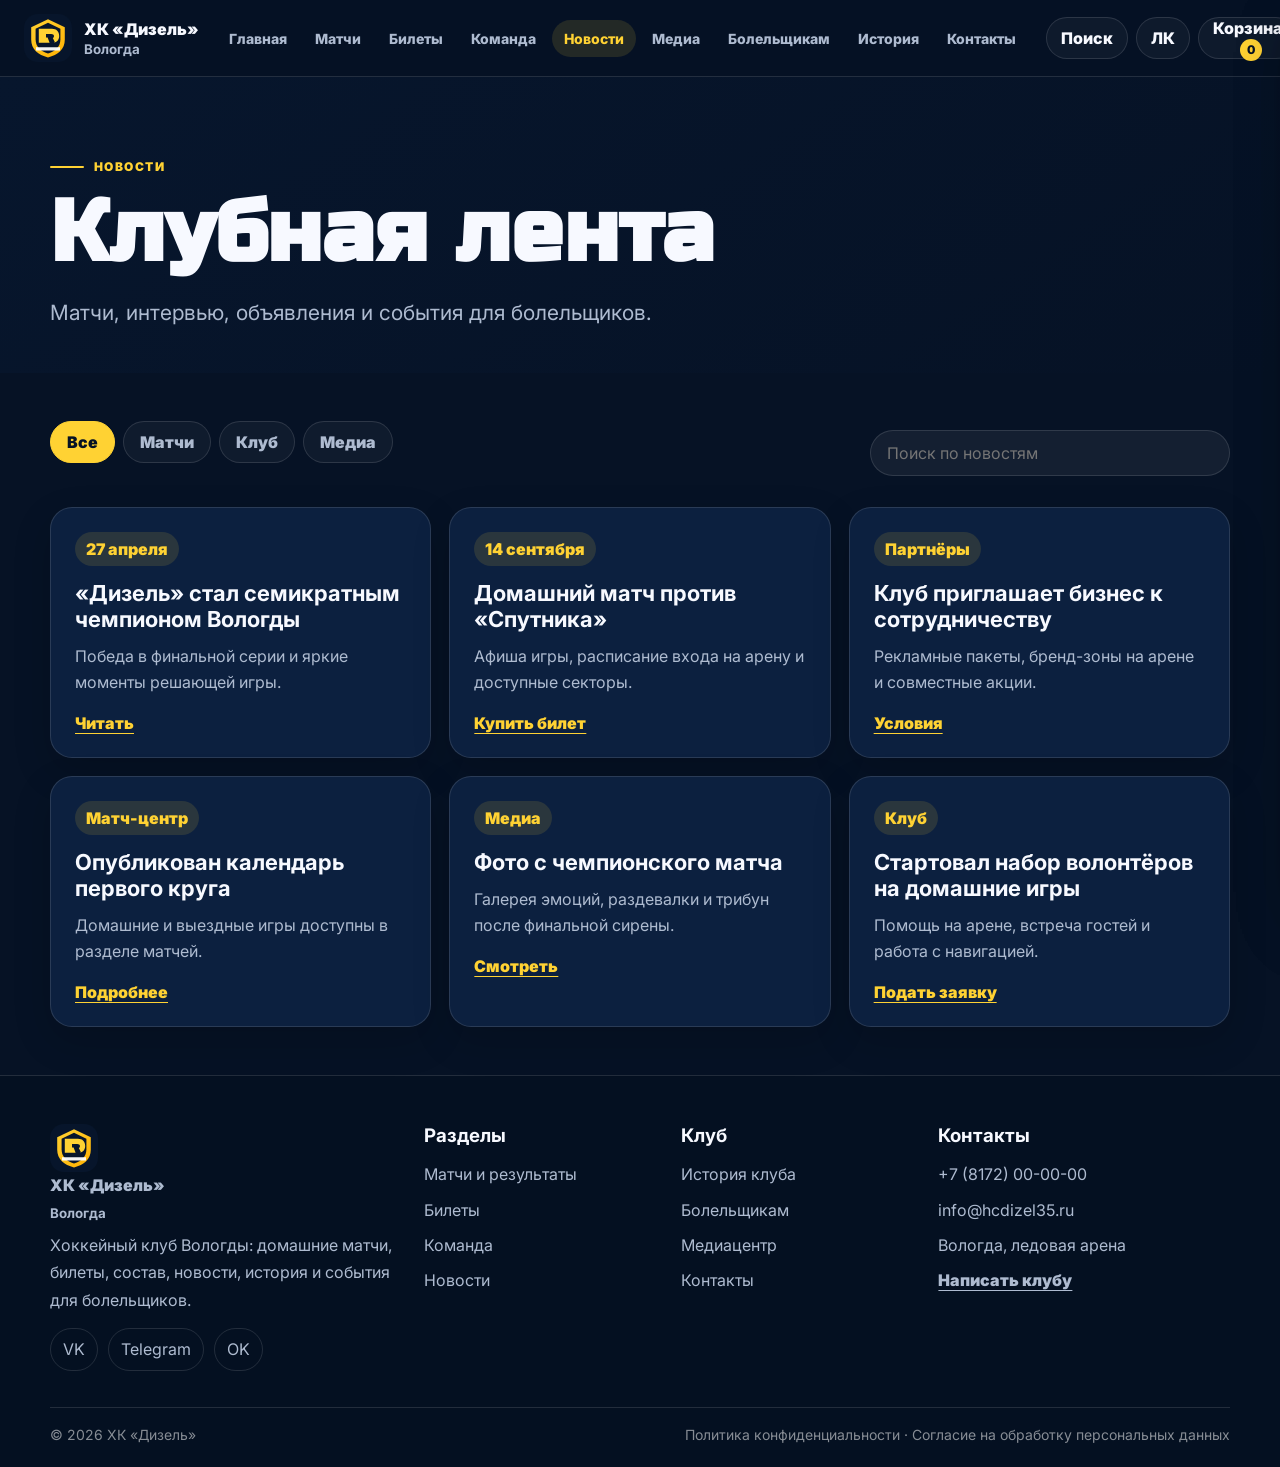
<file: news.html>
<!doctype html>
<html lang="ru">
<head>
  <meta charset="utf-8">
  <meta name="viewport" content="width=device-width, initial-scale=1">
  <title>Новости — ХК «Дизель»</title>
  <meta name="description" content="Новости, интервью и объявления ХК «Дизель».">
  <meta name="theme-color" content="#061225">
  <link rel="preconnect" href="https://fonts.googleapis.com">
  <link rel="preconnect" href="https://fonts.gstatic.com" crossorigin>
  <link href="https://fonts.googleapis.com/css2?family=Russo+One&family=Inter:wght@400;500;600;700;800;900&display=swap" rel="stylesheet">
  <link rel="stylesheet" href="styles.css">
</head>
<body data-page="news">
  <header class="site-header" data-header>
    <a class="brand" href="index.html" aria-label="ХК Дизель — главная страница"><img src="logo.svg" alt=""><span><strong>ХК «Дизель»</strong><small>Вологда</small></span></a>
    <nav class="site-nav" aria-label="Основная навигация"><a href="index.html" data-page-link="home">Главная</a>
<a href="matches.html" data-page-link="matches">Матчи</a>
<a href="tickets.html" data-page-link="tickets">Билеты</a>
<a href="team.html" data-page-link="team">Команда</a>
<a href="news.html" data-page-link="news">Новости</a>
<a href="media.html" data-page-link="media">Медиа</a>
<a href="fans.html" data-page-link="fans">Болельщикам</a>
<a href="history.html" data-page-link="history">История</a>
<a href="contacts.html" data-page-link="contacts">Контакты</a></nav>
    <div class="header-actions">
      <button class="icon-btn" type="button" data-search-open>Поиск</button>
      <button class="icon-btn" type="button" data-orders-open>ЛК</button>
      <button class="icon-btn cart" type="button" data-cart-open>Корзина <span data-cart-count>0</span></button>
      <button class="btn btn-yellow" type="button" data-buy-ticket data-match="dizel-sputnik">Купить билет</button>
      <button class="menu-toggle" type="button" data-menu-toggle aria-label="Открыть меню" aria-expanded="false"><span></span><span></span></button>
    </div>
  </header>
  <main>
    <section class="page-hero"><div class="container"><p class="eyebrow reveal">Новости</p><h1 class="reveal">Клубная лента</h1><p class="lead reveal">Матчи, интервью, объявления и события для болельщиков.</p></div></section>
    <section class="section tight"><div class="container"><div class="toolbar reveal"><div class="filter-tabs"><button class="active" data-news-filter="all">Все</button><button data-news-filter="match">Матчи</button><button data-news-filter="club">Клуб</button><button data-news-filter="media">Медиа</button></div><input type="search" data-news-search placeholder="Поиск по новостям"></div><div class="grid three">
      <article class="card reveal" data-news="match club"><span class="card-label">27 апреля</span><h3>«Дизель» стал семикратным чемпионом Вологды</h3><p>Победа в финальной серии и яркие моменты решающей игры.</p><button class="text-link" type="button" data-article="champions">Читать</button></article>
      <article class="card reveal" data-news="match"><span class="card-label">14 сентября</span><h3>Домашний матч против «Спутника»</h3><p>Афиша игры, расписание входа на арену и доступные секторы.</p><button class="text-link" type="button" data-buy-ticket data-match="dizel-sputnik">Купить билет</button></article>
      <article class="card reveal" data-news="club"><span class="card-label">Партнёры</span><h3>Клуб приглашает бизнес к сотрудничеству</h3><p>Рекламные пакеты, бренд-зоны на арене и совместные акции.</p><button class="text-link" type="button" data-article="partners">Условия</button></article>
      <article class="card reveal" data-news="match"><span class="card-label">Матч-центр</span><h3>Опубликован календарь первого круга</h3><p>Домашние и выездные игры доступны в разделе матчей.</p><button class="text-link" type="button" data-article="calendar">Подробнее</button></article>
      <article class="card reveal" data-news="media"><span class="card-label">Медиа</span><h3>Фото с чемпионского матча</h3><p>Галерея эмоций, раздевалки и трибун после финальной сирены.</p><button class="text-link" type="button" data-article="media">Смотреть</button></article>
      <article class="card reveal" data-news="club"><span class="card-label">Клуб</span><h3>Стартовал набор волонтёров на домашние игры</h3><p>Помощь на арене, встреча гостей и работа с навигацией.</p><button class="text-link" type="button" data-article="partners">Подать заявку</button></article>
    </div><div class="empty" data-news-empty>Материалы по запросу не найдены.</div></div></section>

  </main>
  <footer class="site-footer" id="contacts-footer">
    <div class="container footer-grid">
      <div>
        <a class="brand" href="index.html"><img src="logo.svg" alt=""><span><strong>ХК «Дизель»</strong><small>Вологда</small></span></a>
        <p>Хоккейный клуб Вологды: домашние матчи, билеты, состав, новости, история и события для болельщиков.</p>
        <div class="socials"><a href="https://vk.com/" target="_blank" rel="noopener">VK</a><a href="https://t.me/" target="_blank" rel="noopener">Telegram</a><a href="https://ok.ru/" target="_blank" rel="noopener">OK</a></div>
      </div>
      <div><h3>Разделы</h3>
<a href="matches.html">Матчи и результаты</a>
<a href="tickets.html">Билеты</a>
<a href="team.html">Команда</a>
<a href="news.html">Новости</a>
</div>
<div><h3>Клуб</h3>
<a href="history.html">История клуба</a>
<a href="fans.html">Болельщикам</a>
<a href="media.html">Медиацентр</a>
<a href="contacts.html">Контакты</a>
</div>
      <div><h3>Контакты</h3><a href="tel:+78172000000">+7 (8172) 00-00-00</a><a href="mailto:info@hcdizel35.ru">info@hcdizel35.ru</a><p>Вологда, ледовая арена</p><a class="text-link" href="contacts.html">Написать клубу</a></div>
    </div>
    <div class="container footer-bottom"><span>© 2026 ХК «Дизель»</span><span>Политика конфиденциальности · Согласие на обработку персональных данных</span></div>
  </footer>

  <dialog class="modal" data-ticket-modal>
    <form class="modal-card" method="dialog" data-ticket-form novalidate>
      <button class="modal-close" type="button" data-modal-close aria-label="Закрыть">×</button>
      <p class="eyebrow">Оформление билетов</p>
      <h2>Выберите матч и сектор</h2>
      <div class="form-row">
        <label>Матч<select name="match" data-ticket-match required></select></label>
        <label>Количество<input type="number" name="qty" value="1" min="1" max="8" data-ticket-qty required></label>
      </div>
      <div class="sector-picker" data-sector-picker aria-label="Выбор сектора"></div>
      <div class="form-row">
        <label>Имя<input name="name" type="text" placeholder="Ваше имя" autocomplete="name" required></label>
        <label>Телефон<input name="phone" type="tel" placeholder="+7 (___) ___-__-__" autocomplete="tel" required></label>
      </div>
      <label>Email для электронного билета<input name="email" type="email" placeholder="mail@example.ru" autocomplete="email" required></label>
      <label class="checkline"><input type="checkbox" name="agree" required><span>Согласен на обработку персональных данных и получение электронного билета</span></label>
      <div class="order-summary" data-ticket-summary></div>
      <button class="btn btn-yellow wide" type="submit">Оформить заказ</button>
      <div class="form-status" data-ticket-status role="status"></div>
    </form>
  </dialog>
  <dialog class="modal" data-search-modal>
    <div class="modal-card">
      <button class="modal-close" type="button" data-modal-close aria-label="Закрыть">×</button>
      <p class="eyebrow">Поиск по сайту</p>
      <h2>Найдите матч, игрока или новость</h2>
      <input class="search-input" type="search" placeholder="Например: билеты, Дизель — Спутник" data-search-input autofocus>
      <div class="search-results" data-search-results></div>
    </div>
  </dialog>
  <dialog class="modal" data-info-modal>
    <div class="modal-card">
      <button class="modal-close" type="button" data-modal-close aria-label="Закрыть">×</button>
      <div data-info-content></div>
    </div>
  </dialog>
  <aside class="drawer" data-cart-drawer aria-hidden="true">
    <div class="drawer-head"><h2>Корзина</h2><button type="button" data-drawer-close aria-label="Закрыть">×</button></div>
    <div class="drawer-body" data-cart-items></div>
    <form class="drawer-checkout" data-shop-order-form novalidate>
      <label>Имя<input name="name" required placeholder="Ваше имя"></label>
      <label>Телефон<input name="phone" required placeholder="+7 (___) ___-__-__"></label>
      <label class="checkline"><input type="checkbox" required><span>Согласен на обработку персональных данных</span></label>
      <button class="btn btn-yellow wide" type="submit">Оформить заказ</button>
      <div class="form-status" data-shop-status></div>
    </form>
  </aside>
  <aside class="drawer" data-orders-drawer aria-hidden="true">
    <div class="drawer-head"><h2>Личный кабинет</h2><button type="button" data-drawer-close aria-label="Закрыть">×</button></div>
    <div class="drawer-body" data-orders-list></div>
  </aside>

  <script src="app.js"></script>
</body>
</html>
</file>
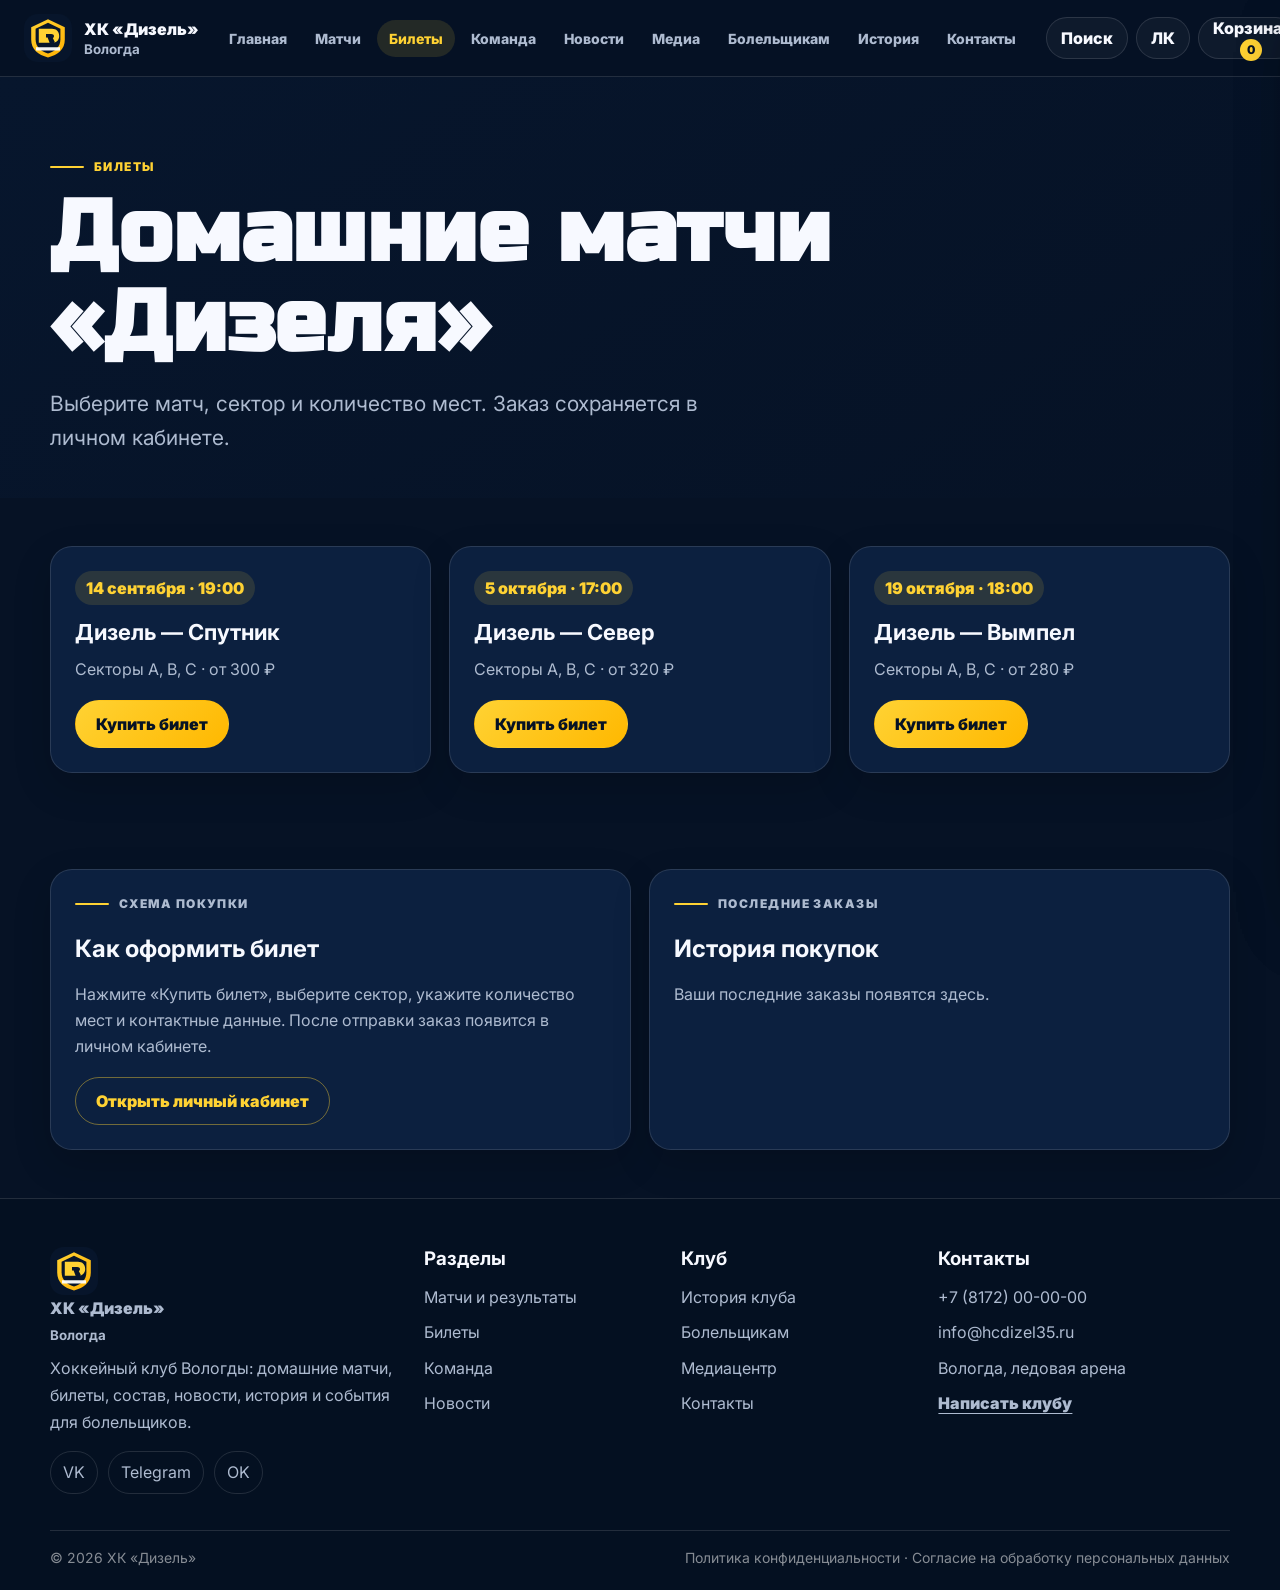
<file: tickets.html>
<!doctype html>
<html lang="ru">
<head>
  <meta charset="utf-8">
  <meta name="viewport" content="width=device-width, initial-scale=1">
  <title>Билеты — ХК «Дизель»</title>
  <meta name="description" content="Покупка билетов на домашние матчи ХК «Дизель».">
  <meta name="theme-color" content="#061225">
  <link rel="preconnect" href="https://fonts.googleapis.com">
  <link rel="preconnect" href="https://fonts.gstatic.com" crossorigin>
  <link href="https://fonts.googleapis.com/css2?family=Russo+One&family=Inter:wght@400;500;600;700;800;900&display=swap" rel="stylesheet">
  <link rel="stylesheet" href="styles.css">
</head>
<body data-page="tickets">
  <header class="site-header" data-header>
    <a class="brand" href="index.html" aria-label="ХК Дизель — главная страница"><img src="logo.svg" alt=""><span><strong>ХК «Дизель»</strong><small>Вологда</small></span></a>
    <nav class="site-nav" aria-label="Основная навигация"><a href="index.html" data-page-link="home">Главная</a>
<a href="matches.html" data-page-link="matches">Матчи</a>
<a href="tickets.html" data-page-link="tickets">Билеты</a>
<a href="team.html" data-page-link="team">Команда</a>
<a href="news.html" data-page-link="news">Новости</a>
<a href="media.html" data-page-link="media">Медиа</a>
<a href="fans.html" data-page-link="fans">Болельщикам</a>
<a href="history.html" data-page-link="history">История</a>
<a href="contacts.html" data-page-link="contacts">Контакты</a></nav>
    <div class="header-actions">
      <button class="icon-btn" type="button" data-search-open>Поиск</button>
      <button class="icon-btn" type="button" data-orders-open>ЛК</button>
      <button class="icon-btn cart" type="button" data-cart-open>Корзина <span data-cart-count>0</span></button>
      <button class="btn btn-yellow" type="button" data-buy-ticket data-match="dizel-sputnik">Купить билет</button>
      <button class="menu-toggle" type="button" data-menu-toggle aria-label="Открыть меню" aria-expanded="false"><span></span><span></span></button>
    </div>
  </header>
  <main>
    <section class="page-hero"><div class="container"><p class="eyebrow reveal">Билеты</p><h1 class="reveal">Домашние матчи «Дизеля»</h1><p class="lead reveal">Выберите матч, сектор и количество мест. Заказ сохраняется в личном кабинете.</p></div></section>
    <section class="section tight"><div class="container"><div class="grid three">
      <article class="card reveal"><span class="card-label">14 сентября · 19:00</span><h3>Дизель — Спутник</h3><p>Секторы A, B, C · от 300 ₽</p><button class="btn btn-yellow" type="button" data-buy-ticket data-match="dizel-sputnik">Купить билет</button></article>
      <article class="card reveal"><span class="card-label">5 октября · 17:00</span><h3>Дизель — Север</h3><p>Секторы A, B, C · от 320 ₽</p><button class="btn btn-yellow" type="button" data-buy-ticket data-match="dizel-sever">Купить билет</button></article>
      <article class="card reveal"><span class="card-label">19 октября · 18:00</span><h3>Дизель — Вымпел</h3><p>Секторы A, B, C · от 280 ₽</p><button class="btn btn-yellow" type="button" data-buy-ticket data-match="dizel-vympel">Купить билет</button></article>
    </div></div></section>
    <section class="section tight"><div class="container grid two"><div class="card reveal"><p class="eyebrow">Схема покупки</p><h2>Как оформить билет</h2><p>Нажмите «Купить билет», выберите сектор, укажите количество мест и контактные данные. После отправки заказ появится в личном кабинете.</p><button class="btn btn-outline" type="button" data-orders-open>Открыть личный кабинет</button></div><div class="card reveal"><p class="eyebrow">Последние заказы</p><h2>История покупок</h2><div data-orders-mini></div></div></div></section>

  </main>
  <footer class="site-footer" id="contacts-footer">
    <div class="container footer-grid">
      <div>
        <a class="brand" href="index.html"><img src="logo.svg" alt=""><span><strong>ХК «Дизель»</strong><small>Вологда</small></span></a>
        <p>Хоккейный клуб Вологды: домашние матчи, билеты, состав, новости, история и события для болельщиков.</p>
        <div class="socials"><a href="https://vk.com/" target="_blank" rel="noopener">VK</a><a href="https://t.me/" target="_blank" rel="noopener">Telegram</a><a href="https://ok.ru/" target="_blank" rel="noopener">OK</a></div>
      </div>
      <div><h3>Разделы</h3>
<a href="matches.html">Матчи и результаты</a>
<a href="tickets.html">Билеты</a>
<a href="team.html">Команда</a>
<a href="news.html">Новости</a>
</div>
<div><h3>Клуб</h3>
<a href="history.html">История клуба</a>
<a href="fans.html">Болельщикам</a>
<a href="media.html">Медиацентр</a>
<a href="contacts.html">Контакты</a>
</div>
      <div><h3>Контакты</h3><a href="tel:+78172000000">+7 (8172) 00-00-00</a><a href="mailto:info@hcdizel35.ru">info@hcdizel35.ru</a><p>Вологда, ледовая арена</p><a class="text-link" href="contacts.html">Написать клубу</a></div>
    </div>
    <div class="container footer-bottom"><span>© 2026 ХК «Дизель»</span><span>Политика конфиденциальности · Согласие на обработку персональных данных</span></div>
  </footer>

  <dialog class="modal" data-ticket-modal>
    <form class="modal-card" method="dialog" data-ticket-form novalidate>
      <button class="modal-close" type="button" data-modal-close aria-label="Закрыть">×</button>
      <p class="eyebrow">Оформление билетов</p>
      <h2>Выберите матч и сектор</h2>
      <div class="form-row">
        <label>Матч<select name="match" data-ticket-match required></select></label>
        <label>Количество<input type="number" name="qty" value="1" min="1" max="8" data-ticket-qty required></label>
      </div>
      <div class="sector-picker" data-sector-picker aria-label="Выбор сектора"></div>
      <div class="form-row">
        <label>Имя<input name="name" type="text" placeholder="Ваше имя" autocomplete="name" required></label>
        <label>Телефон<input name="phone" type="tel" placeholder="+7 (___) ___-__-__" autocomplete="tel" required></label>
      </div>
      <label>Email для электронного билета<input name="email" type="email" placeholder="mail@example.ru" autocomplete="email" required></label>
      <label class="checkline"><input type="checkbox" name="agree" required><span>Согласен на обработку персональных данных и получение электронного билета</span></label>
      <div class="order-summary" data-ticket-summary></div>
      <button class="btn btn-yellow wide" type="submit">Оформить заказ</button>
      <div class="form-status" data-ticket-status role="status"></div>
    </form>
  </dialog>
  <dialog class="modal" data-search-modal>
    <div class="modal-card">
      <button class="modal-close" type="button" data-modal-close aria-label="Закрыть">×</button>
      <p class="eyebrow">Поиск по сайту</p>
      <h2>Найдите матч, игрока или новость</h2>
      <input class="search-input" type="search" placeholder="Например: билеты, Дизель — Спутник" data-search-input autofocus>
      <div class="search-results" data-search-results></div>
    </div>
  </dialog>
  <dialog class="modal" data-info-modal>
    <div class="modal-card">
      <button class="modal-close" type="button" data-modal-close aria-label="Закрыть">×</button>
      <div data-info-content></div>
    </div>
  </dialog>
  <aside class="drawer" data-cart-drawer aria-hidden="true">
    <div class="drawer-head"><h2>Корзина</h2><button type="button" data-drawer-close aria-label="Закрыть">×</button></div>
    <div class="drawer-body" data-cart-items></div>
    <form class="drawer-checkout" data-shop-order-form novalidate>
      <label>Имя<input name="name" required placeholder="Ваше имя"></label>
      <label>Телефон<input name="phone" required placeholder="+7 (___) ___-__-__"></label>
      <label class="checkline"><input type="checkbox" required><span>Согласен на обработку персональных данных</span></label>
      <button class="btn btn-yellow wide" type="submit">Оформить заказ</button>
      <div class="form-status" data-shop-status></div>
    </form>
  </aside>
  <aside class="drawer" data-orders-drawer aria-hidden="true">
    <div class="drawer-head"><h2>Личный кабинет</h2><button type="button" data-drawer-close aria-label="Закрыть">×</button></div>
    <div class="drawer-body" data-orders-list></div>
  </aside>

  <script src="app.js"></script>
</body>
</html>
</file>
<file: styles.css>
:root{
  --bg:#061225;
  --bg-2:#081a35;
  --card:#0c203f;
  --card-2:#0a1830;
  --line:rgba(255,255,255,.12);
  --line-2:rgba(255,210,51,.42);
  --text:#f7f9ff;
  --muted:#aebbd0;
  --yellow:#ffd233;
  --yellow-2:#ffb800;
  --black:#020611;
  --radius:22px;
  --radius-sm:14px;
  --shadow:0 22px 60px rgba(0,0,0,.28);
  --container:1180px;
  --font:Inter,system-ui,-apple-system,BlinkMacSystemFont,"Segoe UI",sans-serif;
  --display:"Russo One",Inter,system-ui,sans-serif;
}
*{box-sizing:border-box}
html{scroll-behavior:smooth}
body{margin:0;font-family:var(--font);background:var(--bg);color:var(--text);overflow-x:hidden}
body.menu-open,body.drawer-open{overflow:hidden}
a{color:inherit;text-decoration:none}
button,input,select,textarea{font:inherit}
button{cursor:pointer}
img{max-width:100%;display:block}
.container{width:min(var(--container),calc(100% - 40px));margin-inline:auto}
.section{padding:74px 0}
.section.tight{padding:48px 0}
.section-head{display:flex;align-items:end;justify-content:space-between;gap:22px;margin-bottom:28px}
.section-head h2,.page-hero h1,.hero h1{margin:0;font-family:var(--display);letter-spacing:.01em;line-height:1.05}
.section-head h2{font-size:clamp(28px,4vw,48px);max-width:760px}
.page-hero h1,.hero h1{font-size:clamp(42px,7vw,86px);max-width:880px}
.lead{max-width:720px;margin:18px 0 0;color:var(--muted);font-size:clamp(17px,2.2vw,21px);line-height:1.65}
.eyebrow{display:flex;align-items:center;gap:10px;margin:0 0 14px;color:var(--yellow);font-weight:900;text-transform:uppercase;letter-spacing:.12em;font-size:12px}
.eyebrow:before{content:"";width:34px;height:2px;background:var(--yellow);border-radius:99px}
.site-header{position:sticky;top:0;z-index:40;display:grid;grid-template-columns:auto 1fr auto;align-items:center;gap:18px;padding:14px 24px;background:rgba(6,18,37,.9);border-bottom:1px solid var(--line);backdrop-filter:blur(14px)}
.brand{display:flex;align-items:center;gap:12px;min-width:max-content}.brand img{width:48px;height:48px;border-radius:14px}.brand strong{display:block;font-weight:950}.brand small{display:block;color:var(--muted);font-weight:700;margin-top:2px}
.site-nav{display:flex;justify-content:center;gap:4px}.site-nav a{padding:10px 12px;border-radius:999px;color:var(--muted);font-size:14px;font-weight:800}.site-nav a:hover,.site-nav a.active{background:rgba(255,210,51,.12);color:var(--yellow)}
.header-actions{display:flex;align-items:center;gap:8px}.header-link,.icon-btn{height:42px;border:1px solid var(--line);border-radius:999px;background:rgba(255,255,255,.04);color:var(--text);font-weight:850;padding:0 14px}.icon-btn.cart span{display:inline-grid;place-items:center;min-width:22px;height:22px;margin-left:6px;border-radius:99px;background:var(--yellow);color:#061225;font-size:12px}.menu-toggle{display:none;width:44px;height:44px;border:1px solid var(--line);border-radius:14px;background:rgba(255,255,255,.04);position:relative}.menu-toggle span{display:block;width:21px;height:2px;background:var(--text);margin:5px auto;border-radius:99px;transition:.2s}
.btn{display:inline-flex;align-items:center;justify-content:center;min-height:48px;padding:0 20px;border:1px solid transparent;border-radius:999px;font-weight:950;transition:.2s;white-space:nowrap}.btn:hover{transform:translateY(-2px)}.btn-yellow{background:linear-gradient(135deg,var(--yellow),var(--yellow-2));color:#061225}.btn-outline{background:transparent;border-color:var(--line-2);color:var(--yellow)}.btn-dark{background:#071225;border-color:var(--line);color:var(--text)}.btn.wide{width:100%}.text-link{border:0;background:none;padding:0;color:var(--yellow);font-weight:950;text-decoration:underline;text-underline-offset:4px}.button-row{display:flex;gap:12px;flex-wrap:wrap;align-items:center;margin-top:26px}
.hero{min-height:calc(100vh - 78px);display:flex;align-items:center;background:radial-gradient(circle at 75% 25%,rgba(255,210,51,.16),transparent 34vw),linear-gradient(145deg,#07162d,#061225 58%,#020611)}.hero-grid{display:grid;grid-template-columns:minmax(0,1.02fr) minmax(320px,.72fr);gap:46px;align-items:center}.hero-panel,.score-panel{border:1px solid var(--line);border-radius:var(--radius);background:linear-gradient(180deg,rgba(255,255,255,.08),rgba(255,255,255,.035));box-shadow:var(--shadow)}.hero-panel{padding:28px}.match-card-main{padding:24px;border-radius:18px;background:#071225;border:1px solid var(--line)}.teams{display:flex;align-items:center;justify-content:space-between;gap:16px;margin:20px 0}.teams span{font-family:var(--display);font-size:clamp(24px,3vw,42px)}.teams b{display:grid;place-items:center;width:56px;height:56px;border-radius:50%;background:var(--yellow);color:#061225}.hero-stats{display:grid;grid-template-columns:repeat(3,1fr);gap:12px;margin-top:24px}.hero-stats article,.stat-card{padding:18px;border:1px solid var(--line);border-radius:18px;background:rgba(255,255,255,.045)}.hero-stats strong,.stat-card strong{display:block;font-family:var(--display);font-size:34px;color:var(--yellow)}.hero-stats span,.stat-card span{display:block;color:var(--muted);margin-top:4px}.ticker{border-block:1px solid var(--line);background:#071225;overflow:hidden}.ticker-track{display:flex;width:max-content;gap:36px;padding:14px 0;animation:ticker 24s linear infinite}.ticker-track span{font-family:var(--display);color:rgba(255,255,255,.35);text-transform:uppercase}@keyframes ticker{to{transform:translateX(-50%)}}
.grid{display:grid;gap:18px}.grid.three{grid-template-columns:repeat(3,minmax(0,1fr))}.grid.four{grid-template-columns:repeat(4,minmax(0,1fr))}.grid.two{grid-template-columns:repeat(2,minmax(0,1fr))}.card{padding:24px;border:1px solid var(--line);border-radius:var(--radius);background:var(--card);box-shadow:0 14px 38px rgba(0,0,0,.16)}.card h3{margin:0 0 12px;font-size:22px}.card p{margin:0 0 18px;color:var(--muted);line-height:1.6}.card-label,.price{display:inline-flex;margin-bottom:14px;padding:7px 11px;border-radius:999px;background:rgba(255,210,51,.12);color:var(--yellow);font-weight:950}.price{font-size:18px}.score-line{display:grid;grid-template-columns:1fr auto 1fr auto;gap:12px;align-items:center;margin:16px 0}.score-line b{font-family:var(--display);font-size:38px;color:var(--yellow)}.table-wrap{overflow:auto;border:1px solid var(--line);border-radius:var(--radius);background:var(--card)}table{width:100%;border-collapse:collapse;min-width:640px}th,td{padding:16px;text-align:left;border-bottom:1px solid var(--line)}th{color:var(--yellow);font-size:12px;text-transform:uppercase;letter-spacing:.1em}tr:last-child td{border-bottom:0}
.page-hero{padding:82px 0 42px;background:linear-gradient(145deg,#07162d,#061225)}.tabs,.filter-tabs{display:flex;gap:8px;flex-wrap:wrap;margin-bottom:22px}.tabs button,.filter-tabs button{min-height:42px;padding:0 16px;border:1px solid var(--line);border-radius:999px;background:rgba(255,255,255,.04);color:var(--muted);font-weight:900}.tabs button.active,.filter-tabs button.active{background:var(--yellow);border-color:var(--yellow);color:#061225}.tab-panel{display:none}.tab-panel.active{display:block}.schedule-list{display:grid;gap:14px}.schedule-card{display:grid;grid-template-columns:110px 1fr auto;gap:18px;align-items:center;padding:18px;border:1px solid var(--line);border-radius:var(--radius);background:var(--card)}.schedule-card time{display:grid;place-items:center;border-radius:16px;background:#071225;padding:14px;color:var(--muted)}.schedule-card time b{font-family:var(--display);font-size:32px;color:var(--yellow)}.card-actions{display:flex;gap:10px;flex-wrap:wrap;justify-content:flex-end}.player-card{text-align:left}.player-photo{display:block;width:100%;aspect-ratio:3/4;border-radius:18px;background:#071225;margin-bottom:16px;overflow:hidden}.player-photo img{width:100%;height:100%;object-fit:cover;object-position:top center;display:block}.hidden{display:none!important}.toolbar{display:flex;align-items:center;justify-content:space-between;gap:16px;flex-wrap:wrap;margin-bottom:22px}.toolbar input,.search-input{min-height:46px;width:min(360px,100%);padding:0 16px;border:1px solid var(--line);border-radius:999px;background:rgba(255,255,255,.06);color:var(--text);outline:none}.empty{display:none;padding:22px;border:1px solid var(--line);border-radius:var(--radius);color:var(--muted);text-align:center}.media-thumb,.shop-art,.map{display:grid;place-items:center;border-radius:18px;background:linear-gradient(135deg,#071225,#0d2b57);border:1px solid var(--line)}.media-thumb{height:170px;margin-bottom:16px;font-family:var(--display);font-size:48px;color:var(--yellow)}.shop-art{height:140px;margin-bottom:16px;font-family:var(--display);font-size:46px;color:var(--yellow)}.map{height:320px;align-content:end;justify-items:start;padding:24px;background-image:linear-gradient(90deg,rgba(255,255,255,.07) 1px,transparent 1px),linear-gradient(0deg,rgba(255,255,255,.07) 1px,transparent 1px),radial-gradient(circle at 58% 47%,rgba(255,210,51,.32),transparent 80px);background-size:44px 44px,44px 44px,auto}.map b{font-family:var(--display);font-size:26px}.form label,.modal-card label,.drawer-checkout label{display:grid;gap:8px;margin-bottom:14px;color:var(--muted);font-weight:850}.form input,.form textarea,.form select,.modal-card input,.modal-card textarea,.modal-card select,.drawer-checkout input{width:100%;min-height:48px;padding:0 14px;border:1px solid var(--line);border-radius:14px;background:rgba(255,255,255,.06);color:var(--text);outline:none}.form textarea,.modal-card textarea{min-height:112px;padding-top:12px;resize:vertical}.form input:focus,.form textarea:focus,.form select:focus,.modal-card input:focus,.modal-card select:focus,.drawer-checkout input:focus{border-color:var(--line-2);box-shadow:0 0 0 4px rgba(255,210,51,.08)}.form-row{display:grid;grid-template-columns:1fr 1fr;gap:14px}.checkline{display:flex!important;align-items:flex-start;gap:10px}.checkline input{width:18px!important;min-height:18px!important;margin-top:3px;accent-color:var(--yellow)}.form-status{min-height:22px;margin-top:12px;color:var(--yellow);font-weight:950}.timeline{display:grid;gap:16px}.timeline article{position:relative;padding-left:34px}.timeline article:before{content:"";position:absolute;left:0;top:5px;width:14px;height:14px;border-radius:50%;background:var(--yellow)}.timeline span{color:var(--yellow);font-weight:950}.site-footer{padding:48px 0 24px;border-top:1px solid var(--line);background:#041021}.footer-grid{display:grid;grid-template-columns:1.2fr .8fr .8fr 1fr;gap:24px}.footer-grid p,.footer-grid a{display:block;color:var(--muted);line-height:1.7;margin:0 0 8px}.footer-grid a:hover{color:var(--yellow)}.footer-grid h3{margin:0 0 14px}.socials{display:flex;gap:10px;flex-wrap:wrap;margin-top:14px}.socials a{padding:7px 12px;border:1px solid var(--line);border-radius:999px}.footer-bottom{display:flex;justify-content:space-between;gap:14px;flex-wrap:wrap;margin-top:28px;padding-top:18px;border-top:1px solid var(--line);color:rgba(255,255,255,.52);font-size:14px}
dialog{border:0;padding:0;background:transparent;color:var(--text)}.modal::backdrop{background:rgba(0,0,0,.72);backdrop-filter:blur(5px)}.modal-card{position:relative;width:min(680px,calc(100vw - 28px));max-height:90vh;overflow:auto;padding:28px;border:1px solid var(--line);border-radius:var(--radius);background:var(--card-2);box-shadow:var(--shadow)}.modal-close{position:absolute;right:16px;top:14px;width:38px;height:38px;border:1px solid var(--line);border-radius:50%;background:rgba(255,255,255,.06);color:var(--text);font-size:24px}.sector-picker{display:grid;grid-template-columns:repeat(3,1fr);gap:10px;margin:16px 0}.sector-picker label{margin:0!important}.sector-picker input{position:absolute;opacity:0;pointer-events:none}.sector-picker span{display:grid;place-items:center;min-height:72px;border:1px solid var(--line);border-radius:16px;background:rgba(255,255,255,.04);font-weight:950}.sector-picker input:checked+span{border-color:var(--yellow);background:rgba(255,210,51,.14);color:var(--yellow)}.order-summary{margin:14px 0;padding:16px;border-radius:16px;border:1px solid var(--line-2);background:rgba(255,210,51,.08);font-weight:950}.search-results{display:grid;gap:10px;margin-top:18px}.search-results a{padding:14px;border:1px solid var(--line);border-radius:16px;background:rgba(255,255,255,.04)}.search-results b,.search-results span{display:block}.search-results span{color:var(--muted);margin-top:4px}.gallery-grid{display:grid;grid-template-columns:repeat(3,1fr);gap:10px;margin:14px 0}.gallery-grid span{height:90px;border-radius:14px;background:linear-gradient(135deg,#0f2f5d,#071225);border:1px solid var(--line)}.video-box{display:grid;place-items:center;height:220px;border-radius:18px;background:#020611;border:1px solid var(--line);margin:14px 0}.video-box span{font-size:54px;color:var(--yellow)}
.drawer{position:fixed;right:0;top:0;z-index:60;width:min(420px,100%);height:100dvh;transform:translateX(105%);transition:.25s;background:var(--card-2);border-left:1px solid var(--line);box-shadow:var(--shadow);display:flex;flex-direction:column}.drawer.open{transform:translateX(0)}.drawer-head{display:flex;align-items:center;justify-content:space-between;padding:18px;border-bottom:1px solid var(--line)}.drawer-head h2{margin:0}.drawer-head button{width:38px;height:38px;border-radius:50%;border:1px solid var(--line);background:rgba(255,255,255,.06);color:var(--text);font-size:24px}.drawer-body{padding:18px;overflow:auto;flex:1}.drawer-checkout{padding:18px;border-top:1px solid var(--line)}.drawer-item,.order-mini{display:flex;align-items:start;justify-content:space-between;gap:12px;padding:14px;border:1px solid var(--line);border-radius:16px;background:rgba(255,255,255,.04);margin-bottom:10px}.drawer-item p,.order-mini p{margin:4px 0 0;color:var(--muted)}.drawer-item button{border:0;background:none;color:var(--yellow);font-weight:950}.toast{position:fixed;left:50%;bottom:24px;z-index:80;transform:translate(-50%,20px);opacity:0;transition:.25s;max-width:min(520px,calc(100% - 30px));padding:14px 18px;border-radius:999px;background:var(--yellow);color:#061225;font-weight:950;box-shadow:var(--shadow)}.toast.show{opacity:1;transform:translate(-50%,0)}
.reveal{opacity:0;transform:translateY(18px);transition:.6s ease}.reveal.visible{opacity:1;transform:none}
@media (max-width:1180px){.site-header{grid-template-columns:auto auto;justify-content:space-between}.site-nav{position:fixed;inset:74px 14px auto 14px;display:grid;gap:8px;transform:translateY(-18px);opacity:0;pointer-events:none;padding:16px;border:1px solid var(--line);border-radius:22px;background:#061225;box-shadow:var(--shadow)}.site-nav.open{opacity:1;transform:none;pointer-events:auto}.site-nav a{padding:14px 16px}.menu-toggle{display:block}.header-link{display:none}.header-actions .btn{display:none}.hero-grid{grid-template-columns:1fr}.hero{min-height:auto;padding-top:60px}.hero-panel{max-width:680px}.grid.four{grid-template-columns:repeat(2,1fr)}.footer-grid{grid-template-columns:1fr 1fr}.schedule-card{grid-template-columns:86px 1fr}.schedule-card .card-actions{grid-column:1/-1;justify-content:flex-start}}
@media (max-width:820px){.container{width:min(100% - 28px,var(--container))}.section{padding:54px 0}.section.tight{padding:36px 0}.site-header{padding:12px 14px}.brand img{width:42px;height:42px}.brand small{display:none}.icon-btn{padding:0 10px}.hero-stats,.grid.three,.grid.four,.grid.two{grid-template-columns:1fr}.section-head{display:block}.section-head .text-link,.section-head .btn{margin-top:14px}.form-row{grid-template-columns:1fr}.sector-picker{grid-template-columns:1fr}.footer-grid{grid-template-columns:1fr}.footer-bottom{display:block}.footer-bottom span{display:block;margin-top:8px}.toolbar{display:grid}.toolbar input{width:100%}.modal-card{padding:22px}.score-line{grid-template-columns:1fr auto}.score-line span:nth-of-type(2){text-align:left}.schedule-card{grid-template-columns:1fr}.schedule-card time{place-items:start}.card-actions{justify-content:flex-start}.gallery-grid{grid-template-columns:1fr 1fr}.hero h1,.page-hero h1{word-break:normal}.button-row .btn{width:100%}.hero-panel{padding:18px}.teams{align-items:flex-start}.teams span{font-size:26px}.teams b{width:46px;height:46px}}
@media (max-width:420px){.header-actions .icon-btn.cart{display:none}.brand strong{font-size:14px}.page-hero{padding-top:62px}.card{padding:18px}.hero-stats article{padding:14px}.gallery-grid{grid-template-columns:1fr}.ticker-track{gap:22px}.btn{padding-inline:16px}}
@media (prefers-reduced-motion:reduce){*,*::before,*::after{animation:none!important;transition:none!important;scroll-behavior:auto!important}.reveal{opacity:1;transform:none}}
.trophy-grid{grid-template-columns:repeat(7,minmax(0,1fr))}
@media (max-width:980px){.trophy-grid{grid-template-columns:repeat(3,1fr)}}
@media (max-width:520px){.trophy-grid{grid-template-columns:1fr 1fr}}
</file>
